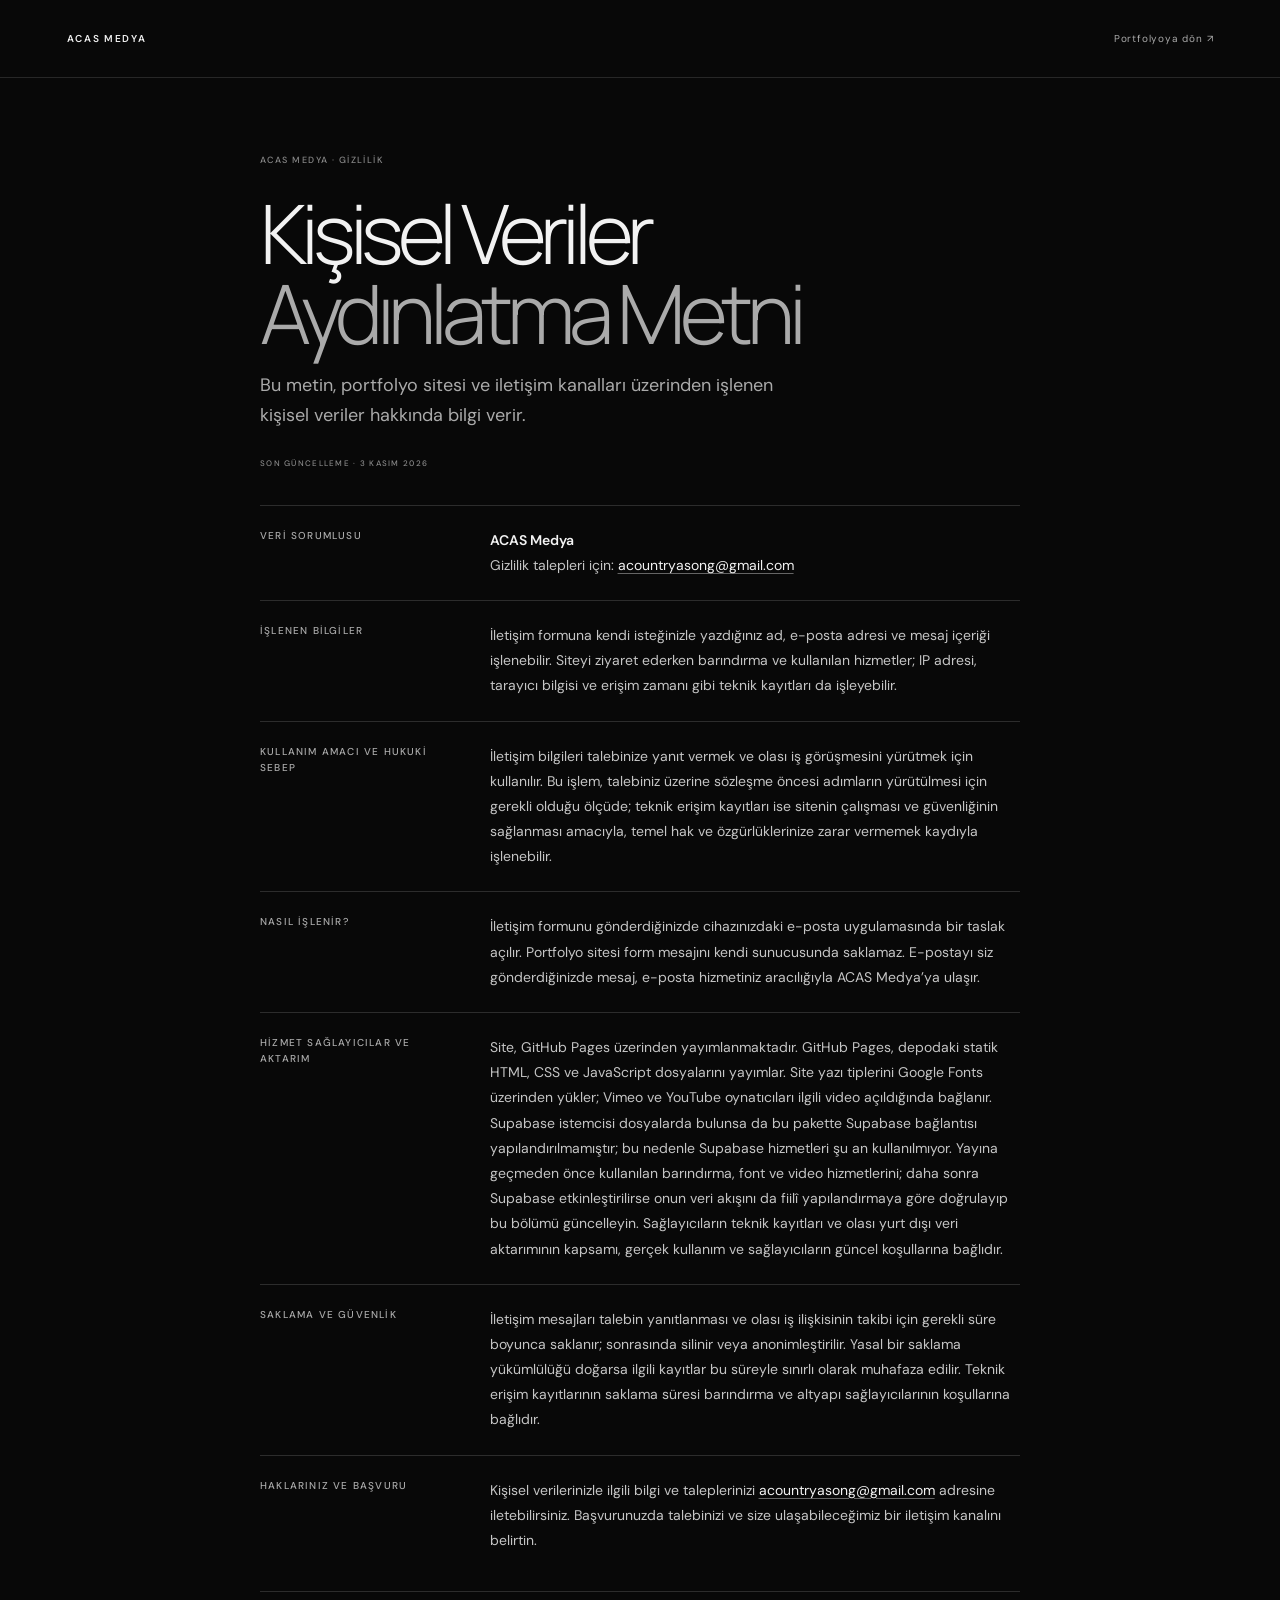
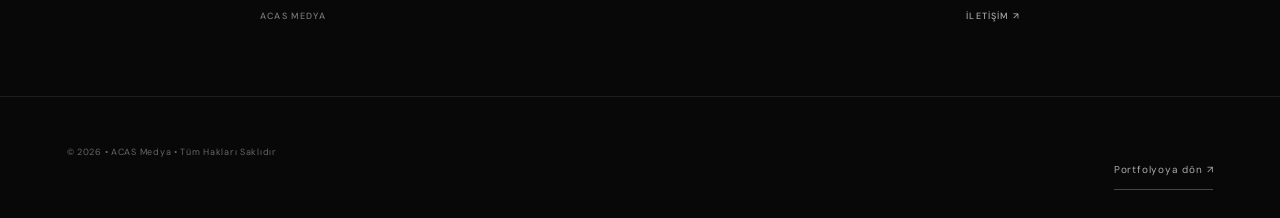
<file: privacy.html>
<!doctype html>
<html lang="tr">
<head>
  <meta charset="utf-8">
  <meta name="viewport" content="width=device-width,initial-scale=1">
  <meta name="theme-color" content="#080808">
  <title>Kişisel Veriler Aydınlatma Metni · ACAS Medya</title>
  <meta name="description" content="ACAS Medya iletişim kanalları ve portfolyo sitesi kapsamında kişisel verilerin işlenmesine ilişkin aydınlatma metni.">
  <link rel="preconnect" href="https://fonts.googleapis.com">
  <link rel="preconnect" href="https://fonts.gstatic.com" crossorigin>
  <link href="https://fonts.googleapis.com/css2?family=DM+Sans:wght@300;400;500;600&family=Manrope:wght@300;400;500;600&display=swap" rel="stylesheet">
  <link rel="stylesheet" href="styles.css?v=20261103-privacy4">
  <link rel="stylesheet" href="project-layouts.css?v=20261103-privacy4">
  <link rel="stylesheet" href="privacy.css?v=20261103-privacy4">
</head>
<body class="privacy-document">
  <header class="privacy-header">
    <a class="privacy-wordmark" href="index.html" aria-label="ACAS Medya ana sayfası">ACAS MEDYA</a>
    <a class="privacy-back" href="index.html">Portfolyoya dön ↗</a>
  </header>
  <main class="privacy-main">
    <article class="privacy-sheet">
      <p class="privacy-eyebrow">ACAS MEDYA · GİZLİLİK</p>
      <h1>Kişisel Veriler<br><span>Aydınlatma Metni</span></h1>
      <p class="privacy-lead">Bu metin, portfolyo sitesi ve iletişim kanalları üzerinden işlenen kişisel veriler hakkında bilgi verir.</p>
      <p class="privacy-updated">SON GÜNCELLEME · 3 KASIM 2026</p>

      <section class="privacy-section">
        <h2>Veri sorumlusu</h2>
        <p><strong>ACAS Medya</strong><br>Gizlilik talepleri için: <a href="mailto:acountryasong@gmail.com">acountryasong@gmail.com</a></p>
      </section>

      <section class="privacy-section">
        <h2>İşlenen bilgiler</h2>
        <p>İletişim formuna kendi isteğinizle yazdığınız ad, e-posta adresi ve mesaj içeriği işlenebilir. Siteyi ziyaret ederken barındırma ve kullanılan hizmetler; IP adresi, tarayıcı bilgisi ve erişim zamanı gibi teknik kayıtları da işleyebilir.</p>
      </section>

      <section class="privacy-section">
        <h2>Kullanım amacı ve hukuki sebep</h2>
        <p>İletişim bilgileri talebinize yanıt vermek ve olası iş görüşmesini yürütmek için kullanılır. Bu işlem, talebiniz üzerine sözleşme öncesi adımların yürütülmesi için gerekli olduğu ölçüde; teknik erişim kayıtları ise sitenin çalışması ve güvenliğinin sağlanması amacıyla, temel hak ve özgürlüklerinize zarar vermemek kaydıyla işlenebilir.</p>
      </section>

      <section class="privacy-section">
        <h2>Nasıl işlenir?</h2>
        <p>İletişim formunu gönderdiğinizde cihazınızdaki e-posta uygulamasında bir taslak açılır. Portfolyo sitesi form mesajını kendi sunucusunda saklamaz. E-postayı siz gönderdiğinizde mesaj, e-posta hizmetiniz aracılığıyla ACAS Medya’ya ulaşır.</p>
      </section>

      <section class="privacy-section">
        <h2>Hizmet sağlayıcılar ve aktarım</h2>
        <p>Site, GitHub Pages üzerinden yayımlanmaktadır. GitHub Pages, depodaki statik HTML, CSS ve JavaScript dosyalarını yayımlar. Site yazı tiplerini Google Fonts üzerinden yükler; Vimeo ve YouTube oynatıcıları ilgili video açıldığında bağlanır. Supabase istemcisi dosyalarda bulunsa da bu pakette Supabase bağlantısı yapılandırılmamıştır; bu nedenle Supabase hizmetleri şu an kullanılmıyor. Yayına geçmeden önce kullanılan barındırma, font ve video hizmetlerini; daha sonra Supabase etkinleştirilirse onun veri akışını da fiilî yapılandırmaya göre doğrulayıp bu bölümü güncelleyin. Sağlayıcıların teknik kayıtları ve olası yurt dışı veri aktarımının kapsamı, gerçek kullanım ve sağlayıcıların güncel koşullarına bağlıdır.</p>
      </section>

      <section class="privacy-section">
        <h2>Saklama ve güvenlik</h2>
        <p>İletişim mesajları talebin yanıtlanması ve olası iş ilişkisinin takibi için gerekli süre boyunca saklanır; sonrasında silinir veya anonimleştirilir. Yasal bir saklama yükümlülüğü doğarsa ilgili kayıtlar bu süreyle sınırlı olarak muhafaza edilir. Teknik erişim kayıtlarının saklama süresi barındırma ve altyapı sağlayıcılarının koşullarına bağlıdır.</p>
      </section>

      <section class="privacy-section">
        <h2>Haklarınız ve başvuru</h2>
        <p>Kişisel verilerinizle ilgili bilgi ve taleplerinizi <a href="mailto:acountryasong@gmail.com">acountryasong@gmail.com</a> adresine iletebilirsiniz. Başvurunuzda talebinizi ve size ulaşabileceğimiz bir iletişim kanalını belirtin.</p>
      </section>

      <div class="privacy-endnote"><span>ACAS MEDYA</span><a href="index.html#contact">İLETİŞİM ↗</a></div>
    </article>
  </main>
  <footer class="privacy-footer"><span>© 2026 • ACAS Medya • Tüm Hakları Saklıdır</span><a href="index.html">Portfolyoya dön ↗</a></footer>
</body>
</html>
</file>
<file: styles.css>
@import url('https://fonts.googleapis.com/css2?family=DM+Sans:wght@400;500;600;700&family=Manrope:wght@300;400;500;600&display=swap');
:root{--bg:#080808;--fg:#f4f4f4;--muted:#999;--violet:#ffffff}*{box-sizing:border-box}html{scroll-behavior:smooth;background:var(--bg)}body{margin:0;background:var(--bg);color:var(--fg);font-family:'DM Sans',Arial,sans-serif;-webkit-font-smoothing:antialiased}a{color:inherit;text-decoration:none}header{position:absolute;z-index:2;top:0;left:0;right:0;padding:25px 5.2vw;display:flex;justify-content:space-between;font-size:10px;letter-spacing:.14em;font-weight:600}header a{font-size:11px;font-weight:400;letter-spacing:.04em;color:#bbb}.hero{height:100svh;min-height:580px;position:relative;display:grid;place-items:center;overflow:hidden;text-align:center}.hero:after{content:'';position:absolute;width:min(65vw,760px);aspect-ratio:1;top:36%;left:50%;transform:translate(-50%,-50%);background:radial-gradient(circle,#22222238,transparent 68%);pointer-events:none}.hero>div{z-index:1;margin-top:-3vh}.hero small,section>small,footer>small,article>div>small{font-size:9px;letter-spacing:.17em;color:#aaa}.hero h1{font:300 clamp(74px,15vw,205px)/.95 Manrope,sans-serif;letter-spacing:-.095em;margin:25px 0}.hero h1 span,.project h2 span,footer h2 span{color:var(--violet)}.hero>div>p:last-child{font:300 clamp(15px,1.6vw,20px)/1.6 Manrope,sans-serif;color:#b3b3b3}.hero .hint{position:absolute;top:14%;left:50%;transform:translateX(-50%);white-space:nowrap;letter-spacing:.18em;color:#aaa;font-size:9px}.hero .foot{position:absolute;bottom:28px;left:5.2vw;right:5.2vw;display:flex;justify-content:space-between;color:#777;font-size:9px;letter-spacing:.15em}.intro{padding:170px 10vw 140px;max-width:1280px;margin:auto}.intro h2,footer h2{font:400 clamp(50px,8vw,104px)/.99 Manrope,sans-serif;letter-spacing:-.075em;margin:36px 0}.intro h2 i,.interlude i{font-style:normal;color:var(--violet)}.intro>p:last-child{max-width:390px;margin-left:auto;color:#aaa;line-height:1.8;font-size:15px}.project{padding:30px 5.2vw 155px;max-width:1600px;margin:auto;display:grid;grid-template-columns:minmax(0,1.12fr) minmax(300px,.72fr);align-items:center;gap:8vw}.project.reverse{grid-template-columns:minmax(300px,.72fr) minmax(0,1.12fr)}.project.reverse .art{order:2}.project.reverse>div:last-child{order:1}.art{height:min(57vw,690px);min-height:420px;position:relative;overflow:hidden;border-radius:3px;isolation:isolate}.art label{position:absolute;left:24px;bottom:22px;z-index:2;font-size:8px;letter-spacing:.15em;color:#fffa}.project h2{font:400 clamp(48px,6vw,82px)/.97 Manrope,sans-serif;letter-spacing:-.075em;margin:28px 0 22px}.project>div:last-child>p{font-size:14px;line-height:1.8;color:#aaa;max-width:390px}.project>div>small{font-size:9px;color:#dfdfdf;letter-spacing:.12em}.project>div>small:first-child{color:#888}.stats{display:flex;flex-wrap:wrap;gap:24px;margin:30px 0 5px}.stats b{font:400 clamp(25px,3vw,38px) Manrope,sans-serif;letter-spacing:-.07em}.stats small{display:block;font:9px 'DM Sans',sans-serif;color:#888;letter-spacing:0;margin-top:7px}.project>div:last-child>p.fine{font-size:10px;color:#777}.growth{background:radial-gradient(ellipse at 68% 44%,#6666664a,transparent 38%),linear-gradient(135deg,#161616,#0b0b0b 70%)}.growth:before,.growth:after{content:'';position:absolute;width:74%;aspect-ratio:1;border:1px solid #c2c2c235;border-radius:50%;left:57%;top:50%;transform:translate(-50%,-50%) rotate(-25deg)}.growth:after{width:57%;transform:translate(-50%,-50%) rotate(31deg)}.growth strong{position:absolute;top:36%;left:11%;z-index:1;font:300 clamp(40px,7vw,100px)/.8 Manrope,sans-serif;letter-spacing:-.09em}.growth strong i{font-size:.45em;color:#ffffff;font-style:normal;letter-spacing:.05em}.growth aside{position:absolute;right:9%;bottom:18%;z-index:1;font:400 clamp(30px,4vw,55px) Manrope,sans-serif;letter-spacing:-.08em}.growth aside small{display:block;font:8px 'DM Sans';letter-spacing:.15em;color:#aaa}.story{background:linear-gradient(160deg,#181818,#262626 53%,#4b4b4b)}.moon,.sun{position:absolute;width:115px;aspect-ratio:1;border-radius:50%;background:#e7e7e7;right:18%;top:14%;box-shadow:0 0 90px #dadada50}.story:before,.story:after{content:'';position:absolute;width:130%;height:47%;left:-15%;bottom:-15%;border-radius:50%;background:#393939;transform:rotate(-10deg)}.story:after{bottom:-27%;background:#1b1b1b;transform:rotate(8deg)}.story strong{position:absolute;z-index:1;top:36%;left:12%;font:400 clamp(35px,5vw,70px)/1.02 Manrope,sans-serif;letter-spacing:-.06em}.story strong i{font-style:normal;color:#dbdbdb}.story label{top:16%;bottom:auto!important}.chips{margin:26px 0;line-height:2;color:#ffffff;font-size:11px}.chips i{color:#888;font-style:normal;margin-left:6px}.perfume{background:radial-gradient(ellipse at 50% 72%,#95959544,transparent 42%),linear-gradient(140deg,#1a1a1a,#080808 62%,#212121)}.perfume:before,.perfume:after{content:'';position:absolute;width:75%;height:35%;left:13%;bottom:3%;border-radius:50%;filter:blur(30px);background:#7575754a}.perfume:after{left:40%;bottom:22%;width:48%;background:#bcbcbc2e}.bottle{position:absolute;width:24%;height:51%;left:39%;top:24%;border:1px solid #d1d1d160;border-radius:21px 21px 14px 14px;background:linear-gradient(100deg,#ffffff1a,#ffffff02 40%,#b9b9b91c);display:grid;place-items:center;color:#d9d9d9;font-size:10px;letter-spacing:.2em;box-shadow:0 25px 40px #0009}.bottle:before{content:'';position:absolute;width:34%;height:15%;top:-15%;background:linear-gradient(90deg,#424242,#bbbbbb,#4b4b4b);border-radius:3px 3px 0 0}.perfume>span{position:absolute;right:9%;top:12%;font-size:8px;letter-spacing:.2em;color:#b0b0b0;writing-mode:vertical-rl}.creator{background:linear-gradient(130deg,#111111,#1e1e1e 58%,#111111)}.window{position:absolute;left:10%;right:10%;top:15%;height:68%;background:#141414;border:1px solid #ffffff25;box-shadow:0 25px 90px #0009;transform:rotate(-2deg);padding:12px}.window>small{display:block;height:22px;font-size:7px!important}.cards{height:calc(100% - 22px);display:grid;grid-template-columns:1.2fr .8fr;gap:10px}.cards>b{background:linear-gradient(145deg,#ffffff,#747474 52%,#acacac);padding:16px;display:flex;align-items:end;font:600 clamp(20px,4vw,46px)/.82 Manrope,sans-serif;letter-spacing:-.06em}.cards aside{background:linear-gradient(135deg,#232323,#ffffff);padding:16px;font-size:8px;color:#ccc}.cards aside strong{display:block;margin:16px 0}.edit{background:radial-gradient(circle at 48% 45%,#ffffff,#1d1d1d 42%,#0d0d0d 78%)}.edit:before{content:'';position:absolute;width:70%;aspect-ratio:1;top:50%;left:50%;transform:translate(-50%,-50%);border:1px solid #cacaca3d;border-radius:50%;box-shadow:0 0 0 35px #b6b6b608,0 0 0 75px #b6b6b607,0 0 90px #8a8a8a55}.edit .play{position:absolute;z-index:1;top:50%;left:50%;transform:translate(-50%,-50%);width:80px;height:80px;border:1px solid #fff8;border-radius:50%;display:grid;place-items:center}.edit strong{position:absolute;left:12%;top:29%;font:400 clamp(33px,6vw,80px)/.78 Manrope,sans-serif;letter-spacing:-.08em}.language{background:linear-gradient(135deg,#151515,#232323 60%,#111)}.back{position:absolute;inset:3% auto auto 3%;font:400 clamp(50px,10vw,145px)/.85 Manrope,sans-serif;letter-spacing:-.08em;color:#ffffff09}.langcard{position:absolute;top:20%;left:22%;width:56%;height:58%;background:linear-gradient(145deg,#1d1d1ddd,#131313dd);border:1px solid #ffffff24;box-shadow:0 20px 70px #0007;padding:7%;display:flex;flex-direction:column;justify-content:space-between;transform:rotate(3deg)}.langcard small,.langcard i{font-size:8px;letter-spacing:.18em;color:#aaa}.langcard b{font:400 clamp(36px,7vw,92px)/.82 Manrope,sans-serif;letter-spacing:-.08em}.langcard i{font-style:normal;color:#ffffff}.history{background:linear-gradient(160deg,#212121,#4a4a4a 60%,#151515)}.history .sun{width:34%;background:radial-gradient(circle,#c0c0c060,#b0b0b030 60%,transparent 70%)}.silhouette{position:absolute;bottom:-3%;left:31%;width:40%;height:68%;background:linear-gradient(90deg,#111,#262626 55%,#0f0f0f);clip-path:polygon(42% 0,58% 0,65% 12%,76% 17%,74% 30%,85% 34%,89% 100%,10% 100%,17% 40%,27% 34%,28% 22%,38% 16%)}.history>strong{position:absolute;left:9%;top:35%;font:400 clamp(38px,6vw,78px)/.8 Manrope,sans-serif;letter-spacing:-.07em}.history>strong i{font-size:.65em;color:#b5b5b5;font-style:normal}.interlude{padding:125px 10vw 155px;max-width:1400px;margin:auto;font:400 clamp(44px,7vw,88px)/1 Manrope,sans-serif;letter-spacing:-.07em}.interlude i{display:block}.interlude span{display:block;color:var(--violet);margin-top:25px;font-size:35px}footer{padding:155px 10vw 30px;max-width:1400px;margin:auto}footer p{color:#999;font-size:14px}footer>a{display:inline-block;margin-top:45px;font-size:9px;letter-spacing:.18em;border-bottom:1px solid #ffffff40;padding-bottom:12px}.legal{display:flex;justify-content:space-between;border-top:1px solid #ffffff20;margin-top:140px;padding-top:18px;color:#666}.reveal{opacity:0;transform:translateY(26px);transition:opacity .8s ease,transform .8s cubic-bezier(.2,.7,.2,1)}.reveal.visible{opacity:1;transform:none}:focus-visible{outline:2px solid var(--violet);outline-offset:5px}@media(max-width:800px){.project,.project.reverse{grid-template-columns:1fr;gap:34px;padding:20px 6vw 110px}.project.reverse .art,.project.reverse>div:last-child{order:initial}.art{height:74vw;min-height:330px;max-height:560px}.project>div:last-child{padding:0 3vw}.project h2{font-size:clamp(53px,12vw,82px)}.intro{padding:125px 8vw 105px}.intro>p:last-child{margin:25px 0 0}footer{padding:100px 8vw 25px}}@media(max-width:520px){header{padding:21px 6vw}.hero{min-height:560px}.hero>div{margin-top:-6vh}.hero h1{font-size:clamp(70px,18vw,100px);margin:23px 0}.hero small{font-size:7px}.hero .hint{top:15%;font-size:8px}.hero .foot{font-size:8px}.intro h2{font-size:clamp(49px,13vw,67px)}.project{padding-bottom:90px!important}.art{min-height:300px}.art label{left:17px;bottom:16px;font-size:7px}.project h2{margin:24px 0 18px}.project>div:last-child>p{font-size:13px}.stats{gap:20px}.stats b{font-size:31px}.chips{font-size:10px}.interlude{padding:80px 8vw 95px;font-size:clamp(42px,11vw,61px)}footer h2{font-size:clamp(58px,14vw,80px)}.legal{margin-top:95px;font-size:8px}}@media(prefers-reduced-motion:reduce){html{scroll-behavior:auto}.reveal{opacity:1;transform:none;transition:none}*{animation-duration:.01ms!important;transition-duration:.01ms!important}}
/* Real project images supplied by the user */
.art-photo{position:absolute;inset:0;width:100%;height:100%;object-fit:cover}
.story.has-photo{background:#131313}.story-photo{object-position:center;filter:brightness(.84)}.story.has-photo:before,.story.has-photo:after{display:none}.story.has-photo .moon{display:none}.story.has-photo strong{top:auto;bottom:15%;left:8%;padding:12px 16px;background:#080808b5;border-left:2px solid var(--violet);font-size:clamp(24px,3.5vw,46px)}
.perfume.has-photo{background:#111}.perfume.has-photo .art-photo{object-position:center 55%}.perfume.has-photo:before,.perfume.has-photo:after,.perfume.has-photo .bottle,.perfume.has-photo>span{display:none}.perfume.has-photo label{background:#080808a8;padding:8px 10px}
.creator-real{background:#0c0c0c}.creator-grid{position:absolute;inset:9% 8% 13%;display:grid;grid-template-columns:1.25fr 1fr 1fr;grid-template-rows:1fr 1fr;gap:10px;transform:rotate(-1deg)}.creator-grid img{width:100%;height:100%;object-fit:cover;border:1px solid #ffffff30;box-shadow:0 12px 30px #0008}.creator-banner{grid-column:1/3;grid-row:1;object-position:center}.creator-screen{grid-column:3;grid-row:1}.creator-end{grid-column:1;grid-row:2}.creator-emotes{grid-column:2;grid-row:2}.creator-icon{grid-column:3;grid-row:2;object-fit:contain;background:#161616}.creator-thumb{display:none}
.edit-real .art-photo{inset:14% 16%;width:68%;height:65%;object-fit:contain;opacity:.95}.edit-real:before{content:'';position:absolute;inset:0;background:linear-gradient(90deg,#15151590,#15151530 50%,#15151580);z-index:1}.edit-real .play,.edit-real strong,.edit-real label{z-index:2}
@media(max-width:800px){.creator-grid{inset:10% 6% 15%;gap:7px}}
.creator-icon{display:none}.creator-thumb{display:block;grid-column:3;grid-row:2}
.video-selection,.skills{max-width:1400px;margin:auto;padding:120px 8vw 110px}.video-selection h2,.skills h2{font:400 clamp(48px,7vw,88px)/.99 Manrope,sans-serif;letter-spacing:-.075em;margin:35px 0}.video-selection h2 em,.skills h2 em{color:var(--violet);font-style:normal}.video-intro{max-width:420px;color:#999;font-size:14px;line-height:1.7;margin:0 0 38px auto}.video-grid{display:grid;grid-template-columns:repeat(2,minmax(0,1fr));gap:20px}.video-card{border:1px solid #ffffff1c;background:#101010}.video-card summary{cursor:pointer;list-style:none}.video-card summary::-webkit-details-marker{display:none}.video-poster{height:clamp(210px,30vw,390px);position:relative;display:flex;flex-direction:column;justify-content:space-between;padding:24px;overflow:hidden;background:#161616}.video-poster:before{content:'';position:absolute;inset:0;background:radial-gradient(ellipse at 75% 30%,#8d8d8d3c,transparent 40%),linear-gradient(135deg,#161616,#0b0b0b)}.video-poster span,.video-poster strong,.video-poster i{position:relative;z-index:1}.video-poster span{font-size:8px;letter-spacing:.17em;color:#c4c4c4}.video-poster strong{font:400 clamp(32px,5vw,62px)/.92 Manrope,sans-serif;letter-spacing:-.07em}.video-poster i{align-self:flex-end;border:1px solid #ffffff77;border-radius:50%;width:42px;height:42px;display:grid;place-items:center;font-style:normal;font-size:12px;padding-left:3px}.poster-dil:before{background:radial-gradient(ellipse at 26% 75%,#5b5b5b55,transparent 45%),linear-gradient(145deg,#1a1a1a,#111)}.poster-belediye:before{background:radial-gradient(ellipse at 80% 30%,#9f9f9f50,transparent 44%),linear-gradient(145deg,#212121,#0d0d0d)}.poster-kanuni:before{background:radial-gradient(circle at 65% 28%,#afafaf40,transparent 35%),repeating-linear-gradient(165deg,transparent 0 50px,#cdcdcd0b 51px 52px),linear-gradient(145deg,#242424,#111111)}.video-card>video{display:block;width:100%;background:#050505;max-height:72vh}.video-card summary>p{padding:14px 18px;margin:0;font-size:11px;color:#e5e5e5}.video-card summary>p small{display:block;font-size:9px;color:#818181;margin-top:5px}.video-card[open] summary>p{color:var(--violet)}.video-selection>.fine{font-size:10px;color:#777;margin-top:16px}.skills{padding-top:40px}.skill-table{border-top:1px solid #ffffff3a;margin-top:45px}.skill-row{display:grid;grid-template-columns:.9fr 1.35fr .8fr;gap:24px;align-items:center;padding:20px 16px;border-bottom:1px solid #ffffff20;font-size:12px}.skill-row strong{font-size:13px;font-weight:500;color:#efefef}.skill-row span{color:#999999;line-height:1.5}.skill-row a{justify-self:end;color:#ffffff;font-size:10px;white-space:nowrap}.skill-head{padding:12px 16px;color:#777;font-size:8px;letter-spacing:.17em}.skill-head span:last-child{text-align:right}.video-selection .eyebrow,.skills .eyebrow{color:#aaa}@media(max-width:700px){.video-selection,.skills{padding:85px 6vw 75px}.video-grid{grid-template-columns:1fr;gap:14px}.video-poster{height:64vw;max-height:360px}.skill-row{grid-template-columns:1fr auto;gap:8px 16px;padding:16px 10px}.skill-row>span:nth-child(2){grid-column:1/-1;grid-row:2}.skill-row a{grid-column:2;grid-row:1}.skill-head{display:none}.skill-row strong{font-size:12px}.skill-row a{font-size:9px}}
/* Local editing panel */
[data-edit-key]{white-space:pre-line}.topbar nav{display:flex;align-items:center;gap:22px}.admin-trigger{border:1px solid #ffffff2d;background:#ffffff08;color:#c7c7c7;border-radius:30px;padding:8px 12px;font:500 10px 'DM Sans',sans-serif;cursor:pointer}.admin-trigger span{color:var(--violet);margin-left:5px}.admin-panel{width:min(760px,calc(100vw - 28px));max-height:min(88vh,900px);border:1px solid #ffffff24;border-radius:12px;background:#111111;color:#f4f4f4;padding:26px 30px;box-shadow:0 30px 120px #000c}.admin-panel::backdrop{background:#000b;backdrop-filter:blur(6px)}.admin-head{display:flex;align-items:center;justify-content:space-between}.admin-head h2{font:400 clamp(28px,5vw,42px) Manrope,sans-serif;letter-spacing:-.06em;margin:8px 0}.admin-head button{width:38px;height:38px;border-radius:50%;border:1px solid #ffffff2b;background:none;color:white;font-size:26px;cursor:pointer}.admin-note{color:#929292;font-size:12px;line-height:1.6}.admin-tabs{display:flex;gap:6px;border-bottom:1px solid #ffffff24;margin-top:22px}.admin-tabs button,.admin-footer button,.import-button{border:0;background:none;color:#999;padding:12px 14px;font:inherit;font-size:11px;cursor:pointer}.admin-tabs button.active{color:#fff;border-bottom:1px solid var(--violet)}.admin-tab{padding:18px 0}.admin-tab[hidden]{display:none}.edit-fields{display:grid;grid-template-columns:1fr 1fr;gap:13px 16px;max-height:43vh;overflow:auto;padding-right:7px}.edit-field,.admin-tab form label{display:grid;gap:7px;color:#c3c3c3;font-size:10px;letter-spacing:.03em}.edit-field textarea,.admin-tab input:not([type=file]){width:100%;resize:vertical;border:1px solid #ffffff23;border-radius:6px;background:#080808;color:#eee;padding:10px;font:12px/1.5 'DM Sans',sans-serif;min-height:42px}.admin-tab form{display:grid;grid-template-columns:1fr 1fr;gap:13px 16px}.admin-tab form label:nth-child(4){grid-column:1/-1}.admin-tab input[type=file]{font-size:10px;color:#aaa}.field-hint{color:#777;font-size:9px}.primary-button{border:0;border-radius:30px;background:#eee;color:#141414;padding:11px 17px;font:600 11px 'DM Sans',sans-serif;cursor:pointer;margin-top:17px}.admin-status{min-height:18px;color:#ffffff;font-size:10px}.admin-tab h3{font:400 19px Manrope,sans-serif}.admin-cert-list{display:grid;gap:7px;margin-top:16px}.admin-cert-row{display:flex;align-items:center;justify-content:space-between;gap:12px;border-top:1px solid #ffffff1c;padding:10px 0;color:#aaa;font-size:10px}.admin-cert-row button{border:1px solid #ffffff28;background:none;color:#ccc;border-radius:20px;padding:6px 10px;font-size:9px;cursor:pointer}.admin-footer{display:flex;justify-content:flex-end;align-items:center;gap:6px;border-top:1px solid #ffffff20;padding-top:12px}.admin-footer button,.import-button{font-size:9px;color:#818181;padding:8px}.import-button{display:inline-block}.certificates{max-width:1400px;margin:auto;padding:70px 8vw 50px}.certificates[hidden]{display:none}.certificates h2{font:400 clamp(44px,6vw,72px) Manrope,sans-serif;letter-spacing:-.07em;margin:22px 0}.certificate-grid{display:grid;grid-template-columns:repeat(auto-fill,minmax(210px,1fr));gap:16px}.certificate-card{border:1px solid #ffffff20;background:#101010;padding:16px}.certificate-card img{display:block;max-width:100%;max-height:230px;object-fit:contain;margin:0 auto 14px}.certificate-card h3{font:500 16px Manrope,sans-serif}.certificate-card p{color:#929292;font-size:11px}.certificate-card a{color:#ffffff;font-size:10px}@media(max-width:600px){.admin-panel{padding:19px 17px}.edit-fields,.admin-tab form{grid-template-columns:1fr;max-height:48vh}.admin-tab form label:nth-child(4){grid-column:auto}.admin-footer{justify-content:center;gap:0}.topbar nav{gap:12px}.admin-trigger{padding:7px 9px;font-size:9px}}
/* Portfolio admin and dynamic content */
.hero h1{position:relative;z-index:1}.hero .hint{z-index:2}.project-list .project{opacity:1;transform:none}.project .art{min-height:340px}.art-photo{z-index:0}.art-label{position:absolute;z-index:3;left:22px;bottom:20px;padding:8px 10px;background:#080808a6;color:#eee;font-size:8px;letter-spacing:.14em}.art-gallery{position:absolute;inset:0;display:grid;gap:8px;padding:8px}.gallery-2{grid-template-columns:1fr 1fr}.gallery-3,.gallery-4,.gallery-5{grid-template-columns:1fr 1fr;grid-template-rows:1fr 1fr}.gallery-img{width:100%;height:100%;min-height:0;object-fit:cover}.gallery-img-1{grid-row:1/3}.art-gallery.gallery-2 .gallery-img-1{grid-row:auto}.project-copy{min-width:0}.project-index{display:flex;gap:15px;align-items:center;color:#999;font-size:10px;letter-spacing:.14em}.project-index span{color:#ffffff}.project-title{overflow-wrap:anywhere}.project-details,.project-video{margin-top:18px;border-top:1px solid #ffffff24;border-bottom:1px solid #ffffff24;padding:13px 0;color:#aaa}.project-details summary,.project-video summary{cursor:pointer;font-size:11px}.detail-list{display:grid;grid-template-columns:120px 1fr;gap:9px 16px;font-size:11px;line-height:1.6;margin:18px 0}.detail-list dt{color:#777}.detail-list dd{margin:0;color:#c3c3c3}.project-video video{display:block;width:100%;margin-top:14px;max-height:65vh;background:#050505}.stats{display:grid;grid-template-columns:repeat(auto-fit,minmax(90px,1fr));gap:14px}.metric{padding:14px 10px;border-top:1px solid #ffffff30}.metric strong{display:block;font:400 clamp(25px,3vw,38px) Manrope,sans-serif;letter-spacing:-.06em}.metric small{display:block;margin-top:5px;color:#999;font-size:9px}.metric-note{color:#828282!important;font-size:10px!important}.skill-cards{display:grid;grid-template-columns:repeat(3,minmax(0,1fr));border-top:1px solid #ffffff30;margin-top:42px}.skill-card{padding:25px 22px 30px;border-bottom:1px solid #ffffff25;border-right:1px solid #ffffff1b;min-height:190px}.skill-card:nth-child(3n){border-right:0}.skill-icon{color:#ffffff;font:10px Manrope,sans-serif;letter-spacing:.15em}.skill-card h3{font:400 23px Manrope,sans-serif;letter-spacing:-.04em;margin:23px 0 10px}.skill-tools,.skill-level{font-size:11px;color:#909090;line-height:1.7}.skill-level{color:#ffffff}.backend-status,.auth-bar{padding:12px 14px;background:#ffffff08;border:1px solid #ffffff18;color:#aaa;font-size:11px;line-height:1.6}.auth-bar{display:flex;flex-wrap:wrap;align-items:center;gap:8px;margin-top:8px}.auth-bar span{flex:1 1 100%;color:#c0c0c0}.auth-bar button,.manager-toolbar button,.item-actions button,.media-ref button{border:1px solid #ffffff2c;border-radius:30px;background:#ffffff08;color:#e5e5e5;padding:8px 11px;font:inherit;font-size:10px;cursor:pointer}.auth-bar button:disabled,.admin-tabs button:disabled,.admin-footer button:disabled{opacity:.4;cursor:not-allowed}.admin-tabs{overflow-x:auto;scrollbar-width:thin}.admin-tabs button{white-space:nowrap}.manager-toolbar{display:flex;align-items:center;justify-content:space-between;gap:14px;color:#999;font-size:11px}.manager-toolbar>div{display:flex;gap:7px;flex-wrap:wrap;justify-content:flex-end}.item-manager{display:grid;gap:9px;margin-top:16px;max-height:48vh;overflow:auto;padding-right:4px}.manage-item{border:1px solid #ffffff20;background:#ffffff04;padding:0 14px}.manage-item>summary{padding:14px 2px;cursor:pointer;color:#e4e4e4;font-size:12px}.manage-grid{display:grid;grid-template-columns:1fr 1fr;gap:12px;padding:4px 0 16px}.manage-grid .admin-field{display:grid;gap:7px;color:#aaa;font-size:10px}.manage-grid input:not([type=file]),.manage-grid textarea,.manage-grid select{width:100%;min-height:40px;padding:9px;border:1px solid #ffffff24;border-radius:5px;background:#0b0b0b;color:#eee;font:12px/1.5 'DM Sans',sans-serif}.manage-grid textarea{resize:vertical}.manage-grid input[type=file]{max-width:100%;color:#aaa;font-size:10px}.manage-grid .media-manager{grid-column:1/-1;display:grid;gap:9px;border-top:1px solid #ffffff20;padding-top:14px;color:#aaa;font-size:10px}.media-ref-list{display:grid;gap:6px}.media-ref{display:flex;justify-content:space-between;align-items:center;gap:8px;padding:8px;background:#ffffff08;color:#aaa;overflow-wrap:anywhere}.media-ref button,.item-actions button{padding:6px 10px}.asset-current{grid-column:1/-1;color:#ffffff;font-size:10px}.admin-check{display:flex;align-items:center;gap:8px;color:#aaa;font-size:10px}.item-actions{display:flex;justify-content:flex-end;gap:7px;border-top:1px solid #ffffff1a;padding:10px 0}.item-actions .danger-button{color:#ababab;border-color:#54545433}.admin-footer{flex-wrap:wrap}.admin-footer .primary-button{color:#111;background:#f1f1f1}.admin-status.error{color:#adadad}.import-button{border:1px solid #ffffff25;border-radius:24px;cursor:pointer}.footer-bottom{display:flex;justify-content:space-between;border-top:1px solid #ffffff20;margin-top:100px;padding-top:18px;color:#777;font-size:9px;letter-spacing:.12em}.contact-open{margin-top:16px;padding:12px 0;border:0;border-bottom:1px solid #ffffff55;background:none;color:#f2f2f2;font:inherit;font-size:11px;letter-spacing:.08em;cursor:pointer}.contact-panel{width:min(520px,calc(100vw - 28px));border:1px solid #ffffff24;border-radius:12px;background:#111111;color:#f4f4f4;padding:32px}.contact-panel::backdrop{background:#000b;backdrop-filter:blur(6px)}.contact-panel>#closeContact{float:right;border:0;background:none;color:#fff;font-size:25px}.contact-panel h2{font:400 clamp(35px,7vw,58px)/1 Manrope,sans-serif;letter-spacing:-.06em}.contact-option{display:inline-block;color:#ffffff;margin:12px 15px 5px 0;font-size:12px}.contact-detail,.contact-empty{display:block;color:#999;font-size:11px}.social-options{margin-top:12px}.certificate-card{border-radius:3px}.certificate-card img{max-height:280px;width:100%;object-fit:contain;background:#090909}.project-list:empty{min-height:10vh}
@media(max-width:700px){.skill-cards{grid-template-columns:1fr 1fr}.skill-card:nth-child(3n){border-right:1px solid #ffffff1b}.skill-card:nth-child(2n){border-right:0}.skill-card{padding:20px 14px;min-height:165px}.skill-card h3{font-size:19px}.manager-toolbar{align-items:flex-start;flex-direction:column}.manager-toolbar>div{justify-content:flex-start}.manage-grid{grid-template-columns:1fr}.manage-grid .media-manager,.asset-current{grid-column:auto}.admin-footer{justify-content:flex-start}.project-video video{max-height:50vh}.detail-list{grid-template-columns:95px 1fr}.contact-panel{padding:25px 20px}}
@media(max-width:420px){.skill-cards{grid-template-columns:1fr}.skill-card,.skill-card:nth-child(3n){border-right:0}.admin-footer>*{font-size:9px!important}.auth-bar button{font-size:9px}.art{min-height:280px}}
.youtube-frame{display:block;width:100%;aspect-ratio:16/9;border:0;background:#050505;margin-top:14px}.video-card.has-youtube>iframe{width:100%}.video-card.has-vimeo>iframe{width:100%}.video-poster-youtube{background-position:center;background-size:cover}
.project-social{grid-column:1/-1;order:3;width:100%;align-self:stretch;margin-top:0;padding:36px 0 0;border-top:1px solid #ffffff24;color:#aaa}.social-heading{margin:0 0 20px;color:#999;font:500 10px 'DM Sans',sans-serif;letter-spacing:.16em;text-transform:uppercase}.social-profile-grid{display:grid;grid-template-columns:repeat(2,minmax(0,1fr));gap:24px}.social-profile{min-width:0;overflow:hidden;border:1px solid #ffffff1e;background:#0d0d0d;padding:18px}.social-profile h4{margin:0 0 14px;color:#e5e5e5;font:500 12px 'DM Sans',sans-serif}.instagram-profile-frame{display:block;width:100%;height:560px;margin:0 auto;border:0;background:#fff}.tiktok-profile-card{display:grid;align-content:center;justify-items:start;gap:14px;min-height:420px;padding:36px;background:radial-gradient(ellipse at 82% 15%,#5c5c5c30,transparent 38%),radial-gradient(ellipse at 13% 80%,#c8c8c828,transparent 42%),#101010}.tiktok-profile-brand{font-size:10px;letter-spacing:.18em;color:#d7d7d7}.tiktok-profile-name{font:400 clamp(28px,4vw,46px)/1.05 Manrope,sans-serif;letter-spacing:-.05em;color:#fff}.tiktok-profile-handle{font-size:13px;color:#aaa}.tiktok-profile-stats{display:flex;gap:34px;margin-top:16px}.tiktok-profile-stats>div{display:grid;gap:5px}.tiktok-profile-stats strong{font:400 25px Manrope,sans-serif;color:#fff}.tiktok-profile-stats small,.tiktok-profile-date{font-size:10px;color:#aaa}.social-profile-link{display:inline-block;margin-top:12px;color:#ffffff;font-size:10px}@media(max-width:700px){.social-profile-grid{grid-template-columns:1fr}.tiktok-profile-card{min-height:320px;padding:24px}}
.project{grid-template-columns:minmax(0,1fr) minmax(0,1fr);gap:5vw;align-items:start}.project .art{order:0!important;align-self:start}.project>.project-copy{order:0!important;display:grid;grid-template-columns:minmax(0,1fr) minmax(0,1fr);align-content:start;column-gap:22px;row-gap:0}.project-copy>.project-index,.project-copy>.project-title,.project-copy>.project-description{grid-column:1/-1}.project-copy>.stats{grid-column:1;grid-row:4;align-content:start;grid-template-columns:repeat(2,minmax(0,1fr));gap:8px}.project-copy>.project-details{grid-column:2;grid-row:4;margin:0;padding:14px 0;border-top:1px solid #ffffff24;border-bottom:0;color:#aaa}.detail-heading{margin:0 0 14px;color:#dbdbdb;font:500 11px 'DM Sans',sans-serif;letter-spacing:.08em}.detail-list{grid-template-columns:1fr;gap:4px 0;margin:0}.detail-list dt{margin-top:8px;color:#ffffff;font-size:9px;text-transform:uppercase;letter-spacing:.1em}.detail-list dd{font-size:11px}.project-copy>.project-details:only-of-type{grid-column:1/-1;grid-row:4}.project-social{grid-column:1/-1;order:0;width:auto;padding:22px 0 0;border-top:1px solid #ffffff24}.social-profile-grid{gap:12px}.social-profile{display:grid;align-content:start;justify-items:start;gap:11px;min-height:190px;padding:17px;background:radial-gradient(ellipse at 90% 0%,#93939322,transparent 42%),#101010;transition:border-color .2s,transform .2s}.social-profile:hover{border-color:#a5a5a580;transform:translateY(-2px)}.social-profile-brand{color:#ffffff;font-size:8px;letter-spacing:.16em}.social-profile-name{color:#f3f3f3;font:400 clamp(19px,2vw,27px)/1.1 Manrope,sans-serif;overflow-wrap:anywhere}.social-profile-handle{color:#aaa;font-size:10px}.social-profile-stats{display:flex;gap:22px}.social-profile-stats>div{display:grid;gap:2px}.social-profile-stats strong{color:#fff;font:400 20px Manrope,sans-serif}.social-profile-stats small{color:#999;font-size:9px}.social-profile-link{color:#ffffff;font-size:9px;margin-top:auto}.project-video{grid-column:1/-1;justify-self:center;width:min(100%,520px);margin:22px auto 0;padding:12px 20px;text-align:center;border:1px solid #ffffff36;border-radius:40px}.project-video summary{list-style:none}.project-video summary::-webkit-details-marker{display:none}.project-video summary:before{content:'▶';margin-right:10px;color:#ffffff;font-size:9px}.project-video[open]{width:100%;border-radius:4px}.project-video .youtube-frame,.project-video video{margin-top:14px}.stats .metric{padding:11px 5px}.metric strong{font-size:clamp(20px,2.5vw,31px)}.metric small{font-size:8px;line-height:1.35}.metric-note{display:none!important}.skill-cards{grid-template-columns:repeat(2,minmax(0,1fr));border-top:1px solid #ffffff30}.skill-card{position:relative;display:grid;grid-template-columns:46px minmax(0,1fr);align-content:start;gap:2px 14px;min-height:116px;padding:19px 15px;border-right:1px solid #ffffff1b}.skill-icon{grid-row:1/4;display:grid;place-items:center;width:42px;height:42px;border:1px solid #ffffff24;border-radius:50%;color:#cfcfcf;font-size:9px}.skill-card h3{margin:2px 0 3px;font:500 15px/1.25 'DM Sans',sans-serif;letter-spacing:-.02em}.skill-tools{font-size:10px;line-height:1.45;color:#a0a0a0}.skill-level{display:none}.skill-project{grid-column:2;color:#ffffff;font-size:9px;margin-top:5px}
@media(max-width:700px){.project{grid-template-columns:1fr;gap:25px;padding-bottom:80px}.project .art{min-height:300px;height:78vw;max-height:540px}.project>.project-copy{grid-template-columns:minmax(0,1fr) minmax(0,1fr);column-gap:14px}.project-copy>.stats{grid-column:1;grid-row:4}.project-copy>.project-details{grid-column:2;grid-row:4}.project-copy>.project-details:only-of-type{grid-column:1/-1}.project-social{padding-top:18px}.social-profile-grid{grid-template-columns:repeat(2,minmax(0,1fr));gap:9px}.social-profile{min-height:174px;padding:12px}.social-profile-stats{gap:12px}.social-profile-stats strong{font-size:17px}.skill-cards{grid-template-columns:1fr}.skill-card{border-right:0;min-height:95px;padding:15px 8px}.project-video{margin-top:12px}}

.art-music{background:radial-gradient(circle at 52% 50%,#89898944,transparent 34%),linear-gradient(145deg,#161616,#090909)}.music-disc{position:absolute;left:50%;top:45%;transform:translate(-50%,-50%);width:min(29vw,300px);aspect-ratio:1;border:1px solid #ffffff3d;border-radius:50%;display:grid;place-items:center;color:#ffffff;font-size:100px;background:repeating-radial-gradient(circle,#161616 0 9px,#212121 10px 11px)}.music-caption{position:absolute;top:28px;left:28px;font-size:9px;letter-spacing:.17em;color:#ffffff}.music-title{position:absolute;left:28px;bottom:25px;max-width:70%;font:400 clamp(30px,4vw,54px)/1 Manrope,sans-serif;letter-spacing:-.06em;color:#f1f1f1}

/* User-directed polish: editorial gallery, visible skill tree, and final light transition */.gallery-7{grid-template-columns:repeat(3,minmax(0,1fr));grid-template-rows:1.15fr 1fr 1fr;gap:10px;padding:10px}.gallery-7 .gallery-img-1{grid-area:1/1/2/3}.gallery-7 .gallery-img-2{grid-area:1/3/2/4}.gallery-7 .gallery-img-3{grid-area:2/1/3/2}.gallery-7 .gallery-img-4{grid-area:2/2/3/3}.gallery-7 .gallery-img-5{grid-area:2/3/3/4}.gallery-7 .gallery-img-6{grid-area:3/1/4/2}.gallery-7 .gallery-img-7{grid-area:3/2/4/3}.gallery-7 .gallery-img-1,.gallery-7 .gallery-img-2{grid-row:auto}.art-video{position:absolute;inset:0;width:100%;height:100%;object-fit:contain;background:#050505;z-index:2}.project-video{padding:15px 27px;font-size:13px;letter-spacing:.06em}.footer{position:relative;background:#f3f3f3;color:#141414;padding:150px 10vw 42px;transition:background-color .4s}.footer:before{content:'';position:absolute;left:0;right:0;top:0;height:110px;background:linear-gradient(to bottom,#080808,#f3f3f3)}.footer .eyebrow{color:#7e7e7e}.footer h2{position:relative;color:#141414;max-width:1100px}.footer h2 span{color:#ffffff}.footer .contact-open{color:#141414;border-color:#14141455}.footer .footer-bottom{border-color:#14141426;color:#636363}.skills{padding-bottom:145px}.skill-intro{max-width:440px;color:#999;font-size:12px;line-height:1.6;margin:0}.skill-cards{display:grid;grid-template-columns:repeat(3,minmax(0,1fr));gap:11px;margin-top:38px;border:0}.skill-card{position:relative;display:grid;grid-template-columns:52px minmax(0,1fr) auto;grid-template-rows:auto auto auto auto;align-content:start;gap:3px 12px;min-height:150px;padding:17px;border:1px solid #ffffff1c;background:#111111;border-radius:4px}.skill-brand{position:relative;grid-column:1;grid-row:1/3;width:48px;height:48px;display:grid;place-items:center;border:1px solid #ffffff20;border-radius:11px;background:#191919;overflow:hidden}.skill-mark{color:#d7d7d7;font:600 13px Manrope,sans-serif}.skill-logo{position:absolute;inset:8px;width:32px;height:32px;object-fit:contain;background:#191919}.skill-score{grid-column:3;grid-row:1;color:#ffffff;font:500 11px Manrope,sans-serif;white-space:nowrap}.skill-card h3{grid-column:2;grid-row:1;margin:1px 0 0;font:500 13px/1.3 'DM Sans',sans-serif;letter-spacing:0;color:#f0f0f0}.skill-tools{grid-column:2/4;grid-row:2;min-height:31px;margin:4px 0 7px;font-size:10px;line-height:1.5;color:#a3a3a3}.skill-track{grid-column:1/4;grid-row:3;height:5px;border-radius:9px;background:#ffffff18;overflow:hidden}.skill-progress{display:block;height:100%;border-radius:inherit;background:linear-gradient(90deg,#ffffff,#ffffff)}.skill-project{grid-column:1/4;grid-row:4;justify-self:end;margin-top:7px;color:#ffffff;font-size:9px}.skill-card:hover{border-color:#a5a5a577;background:#151515}.music-caption{position:absolute;top:25px;left:28px}.music-title{position:absolute;top:58px;left:28px;bottom:auto;max-width:none;font-size:clamp(27px,3.4vw,45px)}.music-track-list{position:absolute;top:130px;right:22px;left:22px;display:grid;grid-template-columns:1fr 1fr;gap:8px;z-index:2}.music-track{display:flex;align-items:center;justify-content:space-between;gap:9px;min-width:0;padding:11px 12px;border:1px solid #ffffff2c;background:#090909bd;color:#eee;font-size:10px;line-height:1.4}.music-track>span{overflow-wrap:anywhere}.music-play{flex:none;border:1px solid #ffffff3a;border-radius:50px;background:#ffffff0a;color:#ffffff;padding:6px 10px;font:inherit;font-size:8px}.music-play:disabled{opacity:.55}.art-music .music-track-list{top:126px}@media(max-width:700px){.gallery-7{grid-template-rows:1fr 1fr 1fr;gap:6px;padding:6px}.skill-cards{grid-template-columns:1fr 1fr;gap:8px}.skill-card{grid-template-columns:42px minmax(0,1fr) auto;min-height:142px;padding:12px;gap:3px 8px}.skill-brand{width:40px;height:40px}.skill-logo{inset:6px;width:28px;height:28px}.skill-card h3{font-size:12px}.skill-tools{font-size:9px}.music-track-list{top:108px;left:12px;right:12px;gap:6px}.music-track{padding:8px;font-size:9px}.music-play{padding:5px 7px}.music-title{top:48px;left:16px}.music-caption{left:16px;top:18px}.footer{padding:100px 7vw 35px}.footer:before{height:72px}}@media(max-width:430px){.skill-cards{grid-template-columns:1fr}.skill-card{min-height:120px}.music-track-list{grid-template-columns:1fr}.art-music .music-track-list{top:95px}.art-music{min-height:490px;height:125vw}.music-track{padding:7px 10px}}

.project-katman-edition .art{order:2!important}.project-katman-edition>.project-copy{order:1!important}.music-duration{display:block;margin-top:3px;color:#aaa;font-size:8px}.video-card>video{display:block;width:100%;max-height:60vh;background:#050505}.video-card summary .video-poster strong{max-width:90%;line-height:1}.skill-intro{color:#aaa}.project-video{padding:18px 32px;font-size:14px}@media(max-width:700px){.project-katman-edition .art{order:0!important}.project-katman-edition>.project-copy{order:0!important}.project-video{padding:15px 24px;font-size:12px}}

.skill-card{grid-template-columns:52px minmax(0,1fr)}.skill-score{display:none!important}.skill-card h3{grid-column:2;grid-row:1}.skill-tools{grid-column:2;grid-row:2}.skill-logo{filter:grayscale(1)}.skill-track{grid-column:1/3}.skill-project{grid-column:1/3}@media(max-width:700px){.skill-card{grid-template-columns:42px minmax(0,1fr)}}

.skill-logo{filter:none!important;background:transparent!important}.skill-brand{background:#f4f4f4!important;border-color:#fff!important}.skill-card h3{font-weight:700!important}.contact-social-link{display:inline-flex;align-items:center;gap:9px;margin:8px 14px 8px 0;padding:8px 11px;border:1px solid #ffffff24;border-radius:30px;background:#111;color:#fff;font-size:11px}.contact-social-icon{width:23px;height:23px;object-fit:contain;padding:4px;border-radius:6px;background:#f4f4f4}.contact-email-form{display:grid;gap:13px;margin-top:24px;padding-top:20px;border-top:1px solid #ffffff24}.contact-email-form label{display:grid;gap:6px;color:#ccc;font-size:10px}.contact-email-form input,.contact-email-form textarea{width:100%;border:1px solid #ffffff38;border-radius:5px;background:#f4f4f4;color:#111;padding:11px;font:13px 'DM Sans',sans-serif}.contact-email-form button{justify-self:start;border:0;border-radius:30px;background:#f4f4f4;color:#111;padding:12px 18px;font:600 11px 'DM Sans',sans-serif;cursor:pointer}.contact-email-form>p{margin:0;color:#aaa;font-size:9px;line-height:1.5}.video-card-local{display:grid;align-content:start}.video-card-local .video-inline{width:100%;aspect-ratio:16/9;max-height:none;object-fit:contain;background:#050505}.video-caption-title{margin:0;padding:14px 17px 3px;color:#f4f4f4;font-size:13px;font-weight:600}.video-caption-description{margin:0;padding:2px 17px 16px;color:#aaa;font-size:10px;line-height:1.5}

.contact-panel{max-height:90vh;overflow:auto}.contact-social-icon{filter:none!important}.video-card-local .video-inline{display:block}.video-card-local .video-inline::-webkit-media-controls-panel{background-color:rgba(0,0,0,.65)}.skill-brand{box-shadow:0 4px 16px #0004}.skill-logo{mix-blend-mode:multiply}@media(max-width:700px){.contact-panel{max-height:88vh}}
.art-brand-panel{position:absolute;inset:0;display:flex;flex-direction:column;align-items:center;justify-content:center;gap:18px;padding:28px;background:radial-gradient(ellipse at center,#252525,#080808 72%);text-align:center}.art-brand-logo{display:block;width:min(78%,420px);height:min(68%,360px);object-fit:contain;background:#fff;border-radius:8px;padding:50px;box-shadow:0 20px 55px #0008}.art-brand-caption{max-width:440px;margin:0;color:#f1f1f1;font-size:clamp(12px,1.1vw,15px);line-height:1.5;letter-spacing:.01em}.skill-project{font-weight:700!important}.skill-logo{mix-blend-mode:normal!important;filter:none!important}.footer{padding-top:110px!important}.footer:before{height:110px!important}.footer h2{margin-top:0!important}@media(max-width:700px){.footer{padding-top:72px!important}.footer:before{height:72px!important}.art-brand-panel{gap:13px;padding:20px}.art-brand-logo{width:min(83%,380px);height:min(64%,300px)}}

.art-brand-frame{width:min(58vw,340px);aspect-ratio:1;display:grid;place-items:center;flex:none;border-radius:50%;overflow:hidden;background:#fff;border:1px solid #ffffff44;box-shadow:0 22px 60px #0009}.art-brand-logo{width:100%;height:100%;object-fit:contain;background:#fff;border-radius:50%;padding:50px;box-shadow:none}.footer{padding-top:18px!important}.footer:before{height:110px!important}.video-card-local[open] .video-inline{display:block;width:100%;aspect-ratio:16/9;max-height:72vh;object-fit:contain;background:#050505}.video-poster-local{background-size:cover;background-position:center}@media(max-width:700px){.art-brand-frame{width:min(72vw,300px)}.footer{padding-top:0!important}.footer:before{height:72px!important}}
/* Brand logo circles sized like the supplied reference */
.art-brand-panel{background:#080808;gap:16px;padding:22px}
.art-brand-frame{width:min(82%,360px);aspect-ratio:1;display:grid;place-items:center;flex:none;overflow:hidden;border-radius:50%;background:#fff;border:0;box-shadow:none}
.art-brand-logo{display:block;width:100%;height:100%;object-fit:cover;border-radius:50%;padding:0;background:#fff;box-shadow:none}
.art-brand-caption{max-width:90%;margin:0;color:#f4f4f4;text-align:center;font-size:13px;line-height:1.45;font-weight:500}
@media(max-width:700px){.art-brand-frame{width:min(84%,320px)}.art-brand-panel{gap:14px;padding:18px}.art-brand-caption{font-size:12px}}
/* Creator gallery: reveal individual thumbnails on hover without opening them */
.project-creator-visual-assets .art-gallery{overflow:visible;z-index:2}
.project-creator-visual-assets .gallery-img{position:relative;z-index:1;cursor:default;transform:scale(1);transition:transform .24s ease,filter .24s ease,box-shadow .24s ease}
.project-creator-visual-assets .gallery-img:hover{z-index:8;transform:scale(1.14);filter:brightness(1.08);box-shadow:0 12px 35px #000c}
@media(prefers-reduced-motion:reduce){.project-creator-visual-assets .gallery-img{transition:none}}
/* Clickable monthly statistics beside each project's social profile cards */
.project-a-country-a-song>.project-stat-launchers,.project-katman-edition>.project-stat-launchers{grid-column:1;grid-row:1;align-self:end;z-index:5;margin:0 12px 68px;min-width:0}
.project-stat-eyebrow{margin:0 0 10px;color:#aaa;font-size:8px;letter-spacing:.17em}
.project-stat-grid{display:grid;grid-template-columns:repeat(2,minmax(0,1fr));gap:10px}
.project-stat-card{display:grid;align-content:start;justify-items:start;gap:8px;min-width:0;min-height:132px;padding:15px;border:1px solid #ffffff24;background:radial-gradient(ellipse at 90% 0%,#a0a0a01a,transparent 48%),#101010;color:#eee;text-align:left;cursor:pointer;transition:transform .2s ease,border-color .2s ease,background-color .2s ease}
.project-stat-card:not(.project-stat-card-static):hover,.project-stat-card:not(.project-stat-card-static):focus-visible{transform:translateY(-3px);border-color:#ffffff70;background-color:#161616;outline:none}
.project-stat-card-static{cursor:default}
.project-stat-period{color:#bcbcbc;font-size:8px;letter-spacing:.1em;text-transform:uppercase}
.project-stat-card strong{font:400 clamp(23px,2.7vw,36px)/1 Manrope,sans-serif;letter-spacing:-.06em}
.project-stat-label{font-size:9px;color:#ddd}
.project-stat-card small{margin-top:auto;color:#999;font-size:8px}
.stats-story-dialog{width:100vw;max-width:none;height:100vh;height:100svh;max-height:none;margin:0;padding:0;border:0;background:#080808;color:#f4f4f4;overflow:hidden}
.stats-story-dialog::backdrop{background:#000e}
.stats-story-close{position:fixed;z-index:10;top:22px;right:28px;width:46px;height:46px;border:1px solid #ffffff55;border-radius:50%;background:#090909bd;color:#fff;font-size:27px;line-height:1;cursor:pointer}
.stats-story-scroll{height:100%;overflow-y:auto;overscroll-behavior:contain;scroll-snap-type:y mandatory;scroll-behavior:smooth}
.stats-story-intro,.stats-story-slide,.stats-story-ending{min-height:100svh;scroll-snap-align:start;scroll-snap-stop:always;display:grid;align-items:center}
.stats-story-intro,.stats-story-ending{align-content:center;justify-items:center;padding:10vh 10vw;text-align:center;background:radial-gradient(ellipse at 50% 48%,#24242480,transparent 52%),#080808}
.stats-story-eyebrow{margin:0 0 28px;color:#aaa;font-size:9px;letter-spacing:.2em}
.stats-story-intro h2,.stats-story-ending h3{max-width:920px;margin:0;font:300 clamp(52px,10vw,132px)/.94 Manrope,sans-serif;letter-spacing:-.08em}
.stats-story-lead{max-width:560px;margin:30px 0 0;color:#aaa;font-size:clamp(14px,1.5vw,18px);line-height:1.7}
.stats-story-period{margin:18px 0 0;color:#eee;font-size:11px;letter-spacing:.12em}
.stats-story-scroll-hint{align-self:end;margin:9vh 0 0;color:#aaa;font-size:9px;letter-spacing:.13em}
.stats-story-slide{grid-template-columns:minmax(0,.8fr) minmax(0,1.2fr);gap:clamp(35px,8vw,120px);padding:8vh 10vw;background:linear-gradient(145deg,#111,#080808 70%)}
.stats-story-slide.is-reversed{background:linear-gradient(215deg,#151515,#080808 72%)}
.stats-story-evidence{display:grid;justify-items:center;gap:12px;margin:0}
.stats-story-evidence img{display:block;width:auto;max-width:100%;height:auto;max-height:72svh;object-fit:contain;border:1px solid #ffffff20;box-shadow:0 22px 75px #0009}
.stats-story-evidence figcaption{color:#777;font-size:7px;letter-spacing:.13em;text-align:center}
.stats-story-copy{max-width:620px}
.stats-story-month{margin:0 0 16px;color:#aaa;font-size:10px;letter-spacing:.18em;text-transform:uppercase}
.stats-story-copy h3{margin:0 0 28px;font:300 clamp(40px,6vw,82px)/.98 Manrope,sans-serif;letter-spacing:-.07em}
.stats-story-main-metric{display:grid;gap:4px;margin:0 0 24px}
.stats-story-main-metric strong{font:300 clamp(50px,8vw,100px)/.9 Manrope,sans-serif;letter-spacing:-.08em}
.stats-story-main-metric span{color:#aaa;font-size:10px}
.stats-story-facts{display:flex;flex-wrap:wrap;gap:20px;margin:0 0 23px}
.stats-story-facts>div{display:grid;gap:4px;min-width:100px;padding-top:10px;border-top:1px solid #ffffff35}
.stats-story-facts strong{font:400 20px Manrope,sans-serif}
.stats-story-facts span{color:#999;font-size:9px}
.stats-story-comment{max-width:470px;margin:0;color:#ccc;font-size:clamp(13px,1.3vw,16px);line-height:1.7}
.stats-story-detail{margin:18px 0 0;color:#888;font-size:10px;line-height:1.6}
.stats-story-ending h3{max-width:850px;font-size:clamp(40px,7vw,88px);line-height:1.05}
.stats-story-back{margin-top:38px;padding:12px 20px;border:1px solid #ffffff50;border-radius:30px;background:transparent;color:#fff;font:inherit;font-size:10px;cursor:pointer}
@media(max-width:700px){.project-a-country-a-song>.project-stat-launchers,.project-katman-edition>.project-stat-launchers{grid-column:1;grid-row:3;margin:0 0 36px;align-self:start}.project-stat-grid{gap:8px}.project-stat-card{min-height:116px;padding:12px}.stats-story-close{top:12px;right:12px;width:40px;height:40px}.stats-story-intro,.stats-story-ending{padding:10vh 7vw}.stats-story-intro h2{font-size:clamp(45px,13vw,78px)}.stats-story-slide{grid-template-columns:1fr;align-content:center;gap:20px;padding:72px 7vw 36px}.stats-story-slide.is-reversed .stats-story-evidence{order:0}.stats-story-slide.is-reversed .stats-story-copy{order:1}.stats-story-evidence img{max-height:42svh;max-width:min(60vw,280px)}.stats-story-copy h3{margin-bottom:14px;font-size:clamp(36px,10vw,58px)}.stats-story-main-metric{margin-bottom:14px}.stats-story-main-metric strong{font-size:clamp(46px,13vw,74px)}.stats-story-facts{gap:12px;margin-bottom:14px}.stats-story-comment{font-size:12px}.stats-story-ending h3{font-size:clamp(35px,9vw,60px)}}
/* Keep the stats and profile cards on a dedicated aligned row below each case study */
.project-a-country-a-song>.project-stat-launchers,.project-katman-edition>.project-stat-launchers{grid-column:1;grid-row:2;align-self:start;z-index:1;margin:0;padding-top:0}
.project-a-country-a-song>.project-social,.project-katman-edition>.project-social{grid-column:2;grid-row:2;align-self:start;margin:0;padding:0;border-top:0}
@media(max-width:700px){.project-a-country-a-song>.project-stat-launchers,.project-katman-edition>.project-stat-launchers{grid-column:1;grid-row:3;margin:0 0 25px}.project-a-country-a-song>.project-social,.project-katman-edition>.project-social{grid-column:1;grid-row:4;margin:0;padding:20px 0 0;border-top:1px solid #ffffff24}}
/* Integrated four-card row: metrics and social cards continue in one grid */
.project-a-country-a-song>.art,.project-katman-edition>.art{grid-column:1;grid-row:1;align-self:start}
.project-a-country-a-song>.project-copy,.project-katman-edition>.project-copy{grid-column:2;grid-row:1;align-self:start}
.project-a-country-a-song>.project-community-row,.project-katman-edition>.project-community-row{grid-column:1/-1;grid-row:2;display:grid;grid-template-columns:repeat(4,minmax(0,1fr));align-items:stretch;gap:12px;min-width:0}
.project-a-country-a-song>.project-community-row>.project-stat-launchers,.project-katman-edition>.project-community-row>.project-stat-launchers{grid-column:1/3;grid-row:1;margin:0;padding:0;align-self:stretch}
.project-a-country-a-song>.project-community-row>.project-social,.project-katman-edition>.project-community-row>.project-social{grid-column:3/5;grid-row:1;margin:0;padding:0;border:0;align-self:stretch;width:auto}
.project-community-row .project-stat-eyebrow,.project-community-row .social-heading{min-height:14px;margin:0 0 10px;padding:0;color:#aaa;font-size:8px;letter-spacing:.17em}
.project-community-row .project-stat-grid,.project-community-row .social-profile-grid{display:grid;grid-template-columns:repeat(2,minmax(0,1fr));gap:12px;height:calc(100% - 24px)}
.project-community-row .project-stat-card,.project-community-row .social-profile{width:100%;height:100%;min-height:190px;margin:0}
.project-community-row .project-stat-card{align-content:start;gap:8px;padding:17px}
.project-community-row .project-stat-card small{margin-top:auto}
.project-community-row .social-profile{box-sizing:border-box}
.project-a-country-a-song>.project-copy>.project-details:only-of-type,.project-katman-edition>.project-copy>.project-details:only-of-type{grid-column:2;grid-row:4}
@media(max-width:700px){.project-a-country-a-song>.art,.project-katman-edition>.art{grid-column:1;grid-row:1}.project-a-country-a-song>.project-copy,.project-katman-edition>.project-copy{grid-column:1;grid-row:2}.project-a-country-a-song>.project-community-row,.project-katman-edition>.project-community-row{grid-column:1;grid-row:3;grid-template-columns:repeat(2,minmax(0,1fr));gap:12px;margin-top:5px}.project-a-country-a-song>.project-community-row>.project-stat-launchers,.project-katman-edition>.project-community-row>.project-stat-launchers{grid-column:1/-1;grid-row:1}.project-a-country-a-song>.project-community-row>.project-social,.project-katman-edition>.project-community-row>.project-social{grid-column:1/-1;grid-row:2;padding-top:18px;border-top:1px solid #ffffff24}.project-community-row .project-stat-grid,.project-community-row .social-profile-grid{gap:9px}.project-community-row .project-stat-card,.project-community-row .social-profile{min-height:150px;padding:13px}.project-a-country-a-song>.project-copy>.project-details:only-of-type,.project-katman-edition>.project-copy>.project-details:only-of-type{grid-column:2;grid-row:4}}

/* Header language selector: visible now, English stays unavailable until translated. */
header nav{display:flex;align-items:center;gap:clamp(12px,2vw,24px)}
.language-switch{display:inline-flex;align-items:center;gap:2px;padding:3px;border:1px solid #ffffff30;border-radius:999px;background:#ffffff0a;white-space:nowrap}
.language-option{min-width:34px;padding:6px 9px;border:0;border-radius:999px;background:transparent;color:#a7a7a7;font:600 10px 'DM Sans',sans-serif;letter-spacing:.08em;line-height:1;cursor:default;transition:background .2s,color .2s}
.language-option.is-active{background:#f4f4f4;color:#080808}
.language-option:disabled{opacity:.52}
@media(max-width:520px){header nav{gap:10px}.language-switch{padding:2px}.language-option{min-width:29px;padding:6px 7px;font-size:9px}}

/* Skills grid: aligned marks, even copy blocks, and segmented proficiency levels. */
.skill-filters{display:flex;flex-wrap:wrap;gap:7px;margin:28px 0 0}
.skill-filter{border:1px solid #ffffff26;border-radius:999px;background:#ffffff04;color:#a7a7a7;padding:9px 13px;font:500 10px 'DM Sans',sans-serif;letter-spacing:.025em;cursor:pointer;transition:color .2s,border-color .2s,background .2s}
.skill-filter:hover,.skill-filter.is-active{border-color:#ffffff80;background:#ffffff12;color:#fff}
.skill-cards{align-items:stretch;gap:0}
.skill-card{display:grid;grid-template-columns:54px minmax(0,1fr);grid-template-rows:auto auto minmax(34px,auto) auto auto;align-content:start;column-gap:14px;row-gap:7px;min-height:218px;padding:23px 20px;transition:background .22s,border-color .22s}
.skill-card[hidden]{display:none}
.skill-card:hover{background:#ffffff08;border-color:#ffffff58}
.skill-brand{grid-column:1;grid-row:1/3;display:flex!important;align-items:center;justify-content:center;width:50px;height:50px;min-width:50px;min-height:50px;border-radius:50%!important;overflow:hidden;position:relative}
.skill-mark{position:absolute;inset:0;display:flex;align-items:center;justify-content:center;margin:0!important}
.skill-logo{position:absolute!important;inset:auto!important;left:50%!important;top:50%!important;transform:translate(-50%,-50%);display:block;width:30px!important;height:30px!important;max-width:30px;max-height:30px;object-fit:contain;object-position:center;background:transparent!important;padding:0!important;margin:0!important}
.skill-card h3{grid-column:2;grid-row:1;align-self:center;margin:0!important;min-height:25px;font-size:19px}
.skill-tools{grid-column:2;grid-row:2;align-self:start;display:-webkit-box;min-height:2.8em;overflow:hidden;-webkit-box-orient:vertical;-webkit-line-clamp:2;line-height:1.4!important;margin:0}
.skill-track{grid-column:1/-1;grid-row:4;display:grid;grid-template-columns:repeat(10,minmax(0,1fr));gap:4px;width:100%;height:5px;margin:4px 0 1px;padding:0;border:0;background:transparent;overflow:visible}
.skill-segment{display:block;height:4px;border-radius:4px;background:#ffffff20;transition:background .2s,box-shadow .2s}
.skill-track[data-level="1"] .skill-segment:nth-child(-n+1),.skill-track[data-level="2"] .skill-segment:nth-child(-n+2),.skill-track[data-level="3"] .skill-segment:nth-child(-n+3),.skill-track[data-level="4"] .skill-segment:nth-child(-n+4),.skill-track[data-level="5"] .skill-segment:nth-child(-n+5),.skill-track[data-level="6"] .skill-segment:nth-child(-n+6),.skill-track[data-level="7"] .skill-segment:nth-child(-n+7),.skill-track[data-level="8"] .skill-segment:nth-child(-n+8),.skill-track[data-level="9"] .skill-segment:nth-child(-n+9),.skill-track[data-level="10"] .skill-segment:nth-child(-n+10){background:#f5f5f5;box-shadow:0 0 7px #ffffff72}
.skill-project{grid-column:1/-1;grid-row:5;align-self:end;width:max-content;max-width:100%;margin-top:3px;padding:5px 0;transition:color .2s,text-shadow .2s}
.skill-card:hover .skill-project{color:#fff;text-shadow:0 0 10px #ffffff55}
/* Hero guidance and unified navigation pills. */
.hero .hint{top:auto;bottom:28px;left:50%;transform:translateX(-50%);animation:hint-bounce 2.2s ease-in-out infinite}
@keyframes hint-bounce{0%,100%{transform:translate(-50%,0)}50%{transform:translate(-50%,-6px)}}
.hero>div>small{font-size:11px;color:#c0c0c0;opacity:.95}
header nav{display:flex;align-items:center;gap:10px}
header nav>a,.language-switch,.admin-trigger{display:inline-flex;align-items:center;justify-content:center;height:36px;min-height:36px;padding:0 13px;border:1px solid #ffffff35;border-radius:999px;background:#ffffff08;color:#e5e5e5;font:500 10px 'DM Sans',sans-serif;letter-spacing:.04em;white-space:nowrap}
header nav>a:hover,.admin-trigger:hover{border-color:#ffffff80;background:#ffffff12;color:#fff}
.language-switch{gap:2px;padding:3px}
.language-option{display:flex;align-items:center;justify-content:center;height:28px;min-width:34px;padding:0 9px;border:0;border-radius:999px;background:transparent;color:#a7a7a7;font:600 10px 'DM Sans',sans-serif;letter-spacing:.08em}
.language-option.is-active{background:#f4f4f4;color:#080808}
.admin-trigger{cursor:pointer}
@media(max-width:700px){.skill-card{min-height:210px;padding:18px 13px;grid-template-columns:46px minmax(0,1fr);column-gap:10px}.skill-brand{width:44px;height:44px;min-width:44px;min-height:44px}.skill-logo{width:27px!important;height:27px!important;max-width:27px;max-height:27px}.skill-card h3{font-size:16px}.skill-filters{gap:6px}.skill-filter{padding:8px 10px;font-size:9px}header nav{gap:6px}header nav>a,.language-switch,.admin-trigger{height:32px;min-height:32px;padding-left:9px;padding-right:9px;font-size:9px}.language-switch{padding:2px}.language-option{height:26px;min-width:29px;padding:0 7px;font-size:9px}}
@media(max-width:430px){.skill-card{min-height:198px;padding:15px 10px;grid-template-columns:40px minmax(0,1fr);column-gap:8px}.skill-brand{width:38px;height:38px;min-width:38px;min-height:38px}.skill-logo{width:24px!important;height:24px!important;max-width:24px;max-height:24px}.skill-card h3{font-size:14px}.skill-tools{font-size:9px}.skill-track{gap:3px}.skill-filter{padding:8px 9px}header nav{gap:4px}header nav>a,.language-switch,.admin-trigger{padding-left:7px;padding-right:7px;font-size:8px}}
/* Final card layout: two-line descriptions followed directly by ten level segments. */
.skill-card{grid-template-rows:auto minmax(2.8em,auto) auto auto;min-height:190px}
.skill-brand{grid-row:1}
.skill-card h3{grid-row:1}
.skill-tools{grid-column:1/-1;grid-row:2;min-height:2.8em}
.skill-track{grid-row:3}
.skill-project{grid-row:4}

/* Video selection: consistent card rhythm and safe wrapping for long titles. */
.video-grid{align-items:stretch;grid-auto-rows:1fr}
.video-card{display:flex;flex-direction:column;justify-content:space-between;min-width:0;height:100%;padding-bottom:6px;transition:border-color .2s,background .2s}
.video-card:hover{border-color:#ffffff55;background:#121212}
.video-card summary{display:flex;flex-direction:column;flex:1;min-width:0}
.video-poster{height:auto;min-height:290px;max-height:none;aspect-ratio:16/10;flex:1 0 auto;justify-content:space-between;padding:25px 25px 30px;overflow:hidden}
.video-poster strong{display:block;min-height:2.12em;max-width:100%;font-size:clamp(29px,3.7vw,50px);line-height:1.04;letter-spacing:-.065em;text-wrap:balance;overflow-wrap:anywhere;hyphens:auto}
.video-poster i{flex:none;margin-top:16px}
.video-card summary>p{flex:1;min-height:46px;padding:14px 18px 3px}
.video-card summary>p small{display:-webkit-box;min-height:2.9em;overflow:hidden;-webkit-box-orient:vertical;-webkit-line-clamp:2;margin-top:7px;color:#aaa;font-size:11px;line-height:1.45;opacity:.96}
.video-note{display:flex;align-items:center;gap:9px;width:max-content;max-width:100%;margin:-24px 0 34px auto;color:#b6b6b6;font-size:11px;line-height:1.5;opacity:.95}
.video-note>span{display:grid;place-items:center;flex:none;width:17px;height:17px;border:1px solid #ffffff70;border-radius:50%;color:#f4f4f4;font:600 10px Manrope,sans-serif}
.video-selection>.fine{display:none}
/* Closing statement, contact action, and copyright line. */
.footer h2{width:100%;max-width:1200px;margin:0 0 30px;font-size:clamp(48px,7vw,92px);line-height:1.04;text-wrap:balance;overflow-wrap:normal}
.footer .contact-open{display:inline-flex;align-items:center;justify-content:center;min-height:46px;margin:0;padding:0 21px;border:1px solid #111;border-radius:999px;background:#111;color:#fff;font:600 12px 'DM Sans',sans-serif;letter-spacing:.02em;cursor:pointer;transition:background .2s,color .2s,transform .2s}
.footer .contact-open:hover{background:transparent;color:#111;transform:translateY(-2px)}
.footer-bottom{justify-content:flex-start!important;color:#666;font-size:9px;letter-spacing:.08em}
@media(max-width:700px){.video-grid{grid-auto-rows:auto}.video-poster{min-height:250px;aspect-ratio:16/10;padding:22px 20px 26px}.video-poster strong{font-size:clamp(30px,7vw,42px)}.video-card summary>p{min-height:48px;padding:13px 15px 2px}.video-card summary>p small{font-size:11px}.video-note{margin:-18px 0 26px auto;font-size:10px}.footer h2{max-width:100%;font-size:clamp(42px,9vw,68px);line-height:1.02}.footer .contact-open{min-height:44px;padding:0 18px}}
@media(max-width:430px){.video-poster{min-height:230px;aspect-ratio:1.45}.video-poster strong{font-size:clamp(29px,8vw,38px)}.video-note{margin-top:-16px}.footer h2{font-size:clamp(40px,10vw,54px)}}

/* Case studies: preserve word shapes, metric rhythm, and air between projects. */
.project{padding-bottom:clamp(175px,18vh,245px)}
.project-title{max-width:100%;overflow-wrap:normal;word-break:normal;hyphens:none;text-wrap:balance}
.project-copy{min-width:0}
.project-copy>.stats{align-content:start;grid-auto-rows:minmax(105px,auto)}
.metric{min-width:0}
.metric strong{overflow-wrap:normal;word-break:keep-all;font-size:clamp(24px,2.8vw,38px)}
.project-community-row{align-items:stretch}
.project-community-row>.project-stat-launchers,.project-community-row>.project-social{height:100%;min-width:0;display:flex;flex-direction:column}
.project-community-row .project-stat-grid,.project-community-row .social-profile-grid{grid-auto-rows:1fr;align-items:stretch;flex:1;min-height:0}
.project-community-row .project-stat-card,.project-community-row .social-profile{height:100%;min-height:190px;box-sizing:border-box}
/* Replace the workflow arrows with a compact, scannable sequence. */
.workflow-steps{display:grid;gap:8px;margin:3px 0 7px;padding:0;list-style:none;counter-reset:workflow-step}
.workflow-steps li{position:relative;counter-increment:workflow-step;padding-left:25px;color:#c3c3c3;line-height:1.6}
.workflow-steps li:before{content:counter(workflow-step,decimal-leading-zero);position:absolute;left:0;top:.1em;color:#fff;font-size:9px;letter-spacing:.08em}
.detail-tools{display:flex;flex-wrap:wrap;gap:7px 14px;margin:3px 0 8px;padding:0;list-style:none}
.detail-tools li{line-height:1.6}
.detail-tools strong{font-weight:600;color:#f0f0f0}
.detail-tools span{color:#aaa}
/* Uniform editorial grid for the logo, banner, and thumbnail case study. */
.project-creator-visual-assets .art-gallery{grid-template-rows:repeat(3,minmax(0,1fr));grid-auto-rows:minmax(0,1fr)}
.project-creator-visual-assets .gallery-img{width:100%;height:100%;min-width:0;min-height:0;object-fit:cover;object-position:center}
.project-creator-visual-assets .art-gallery.gallery-7{grid-template-rows:repeat(3,minmax(0,1fr))}
.project-creator-visual-assets>.project-art-column>.art{overflow:visible}
.project-creator-visual-assets>.project-art-column>.art-gallery{overflow:visible}
.project-creator-visual-assets .gallery-img{position:relative;z-index:1;cursor:default;transform:scale(1);transform-origin:center;transition:transform .24s ease,filter .24s ease,box-shadow .24s ease}
/* Gallery hover preview escapes the art card and every Wix section stacking context. */
.project-creator-visual-assets>.project-art-column>.art:has(.gallery-img:hover),.project-creator-visual-assets>.project-art-column>.art:has(.gallery-img-previewing){z-index:100;overflow:visible;isolation:isolate}
.project-creator-visual-assets .gallery-img{cursor:zoom-in}
.project-creator-visual-assets .gallery-img:hover,.project-creator-visual-assets .gallery-img-previewing{z-index:101;transform:scale(1.06);filter:brightness(1.08);box-shadow:0 12px 35px #000c}
.gallery-hover-preview{position:fixed;z-index:2147483000;display:block;max-width:82vw;max-height:82vh;object-fit:contain;object-position:center;pointer-events:none;transform:translate(-50%,-50%) scale(.94);opacity:0;filter:brightness(1.05);background:#080808;border:1px solid #ffffff4a;border-radius:3px;box-shadow:0 22px 70px #000e;transition:opacity .2s ease,transform .24s cubic-bezier(.2,.7,.2,1)}
.gallery-hover-preview.is-visible{transform:translate(-50%,-50%) scale(1);opacity:1}
@media(prefers-reduced-motion:reduce){.gallery-hover-preview{transition:none}}
/* Place the story playback action beneath its right-hand case-study copy. */
.project-ai-childrens-stories>.project-video{grid-column:2;justify-self:stretch;width:100%;margin:20px 0 0;padding:15px 20px;text-align:center;border:1px solid #ffffff40;border-radius:999px}
.project-ai-childrens-stories>.project-video[open]{border-radius:4px}
.project-ai-childrens-stories>.project-video video{width:100%}
/* A restrained waveform beneath the remix and beat controls. */
.music-waveform{position:absolute;z-index:1;left:22px;right:22px;bottom:45px;height:46px;display:flex;align-items:center;justify-content:center;gap:3px;overflow:hidden;opacity:.72;pointer-events:none}
.music-waveform i{display:block;flex:1;max-width:4px;height:var(--wave-height);min-height:4px;border-radius:4px;background:linear-gradient(180deg,#f4f4f4,#888);box-shadow:0 0 9px #ffffff30;transform-origin:center;animation:wave-pulse 1.6s ease-in-out infinite alternate;animation-delay:calc(var(--wave-height)*-18ms)}
@keyframes wave-pulse{from{transform:scaleY(.66);opacity:.55}to{transform:scaleY(1);opacity:1}}
@media(max-width:700px){.project{padding-bottom:115px}.project-title{font-size:clamp(39px,9vw,66px);line-height:.99}.project-copy>.stats{grid-auto-rows:minmax(92px,auto)}.project-community-row .project-stat-card,.project-community-row .social-profile{height:auto;min-height:150px}.project-ai-childrens-stories>.project-video{grid-column:1;grid-row:3;width:100%;margin:8px 0 0}.music-waveform{left:14px;right:14px;bottom:32px;height:38px;gap:2px}.music-waveform i{max-width:3px}}
@media(prefers-reduced-motion:reduce){.music-waveform i{animation:none}}
/* Hovered creator gallery tiles expand above neighboring cards without clipping. */
.project-creator-visual-assets>.project-art-column>.art:has(.gallery-img:hover),.project-creator-visual-assets>.project-art-column>.art:has(.gallery-img-previewing){z-index:100;overflow:visible;isolation:isolate}
.project-creator-visual-assets .gallery-img{cursor:zoom-in}
.project-creator-visual-assets .gallery-img:hover,.project-creator-visual-assets .gallery-img-previewing{z-index:101;transform:scale(1.06);filter:brightness(1.08);box-shadow:0 12px 35px #000c}
.gallery-hover-preview{position:fixed;z-index:2147483000;display:block;max-width:82vw;max-height:82vh;object-fit:contain;object-position:center;pointer-events:none;transform:translate(-50%,-50%) scale(.94);opacity:0;filter:brightness(1.05);background:#080808;border:1px solid #ffffff4a;border-radius:3px;box-shadow:0 22px 70px #000e;transition:opacity .2s ease,transform .24s cubic-bezier(.2,.7,.2,1)}
.gallery-hover-preview.is-visible{transform:translate(-50%,-50%) scale(1);opacity:1}
@media(prefers-reduced-motion:reduce){.gallery-hover-preview{transition:none}}

/* Privacy notice entry points keep the legal link visible but secondary. */
.footer .privacy-cta-link{display:inline-block;width:max-content;max-width:100%;margin-top:15px;color:#777;font:500 9px/1.6 'DM Sans',sans-serif;letter-spacing:.08em;text-decoration:none;text-underline-offset:4px;transition:color .2s ease}
.footer .privacy-cta-link:hover,.footer .privacy-footer-link:hover{color:#fff;text-decoration:underline}
.footer .footer-bottom{display:flex!important;align-items:center;justify-content:space-between!important;gap:18px;margin-top:24px}
.footer .privacy-footer-link{color:#777;font:500 9px/1.6 'DM Sans',sans-serif;letter-spacing:.08em;text-decoration:none;white-space:nowrap;transition:color .2s ease}
@media(max-width:700px){.footer .footer-bottom{align-items:flex-start;flex-direction:column;gap:8px}.footer .privacy-footer-link{white-space:normal}.footer .privacy-cta-link{margin-top:13px}}
@media(prefers-reduced-motion:reduce){.footer .privacy-cta-link,.footer .privacy-footer-link{transition:none}}

.footer .privacy-cta-link{display:block;width:max-content;max-width:100%;margin-top:14px}
@media(max-width:700px){.footer .privacy-cta-link{margin-top:13px}}
</file>
<file: project-layouts.css>
/* Project index and case-study finishing pass. */
.intro>small:first-child,.intro h2,.intro>p:last-child{margin-left:0;text-align:left}
.intro>p:last-child{margin-right:auto}
.project-title{overflow-wrap:normal;word-break:normal;hyphens:none}

/* Final layout repair: let all case-study content flow without grid overlap. */
.project-copy{display:flex!important;flex-direction:column!important;align-items:stretch;gap:24px;min-width:0;align-content:normal}
.project-copy>.project-index,.project-copy>.project-title,.project-copy>.project-description,.project-copy>.stats,.project-copy>.project-details{grid-column:auto;grid-row:auto;min-width:0;width:100%;margin:0}
.project-copy>.project-title{line-height:1.02;margin:0!important;text-wrap:balance;overflow-wrap:normal;word-break:normal}
.project-copy>.project-description{line-height:1.7}
.project-copy>.stats{display:grid;grid-template-columns:repeat(2,minmax(0,1fr));align-content:start;grid-auto-rows:minmax(96px,auto);gap:8px;margin:0!important}
.project-copy>.project-details{padding:16px 0 0;border-top:1px solid #ffffff24;border-bottom:0;margin:0!important}
.project-copy>.project-details:only-of-type{grid-column:auto;grid-row:auto}
.project-copy .detail-list{margin:14px 0 0}
.project-copy .metric{min-width:0}
.project-copy .metric strong{font-size:clamp(22px,2.5vw,36px);line-height:1.08;overflow-wrap:normal;word-break:keep-all}
.project-copy .metric small{line-height:1.4}
@media(max-width:700px){.project-copy{gap:20px}.project-copy>.stats{grid-template-columns:repeat(2,minmax(0,1fr));grid-auto-rows:minmax(88px,auto)}.project-copy>.project-details{grid-column:auto;grid-row:auto}.project-copy>.project-title{font-size:clamp(38px,9vw,64px)}}
/* Keep the music controls inside their art panel as four distinct rows. */
.art-music .music-track-list,.music-track-list{grid-template-columns:minmax(0,1fr);grid-auto-flow:row;gap:8px;min-width:0}
.music-track{width:100%;min-width:0;overflow:hidden}
.music-track>span{min-width:0;flex:1;overflow-wrap:anywhere}
.music-play{flex:none}
@media(max-width:700px){.art-music .music-track-list,.music-track-list{grid-template-columns:minmax(0,1fr);gap:7px}}

/* Split the detail column for the two metric-led social case studies. */
.project-a-country-a-song>.art,.project-katman-edition>.art{grid-column:1;grid-row:1}
.project-a-country-a-song>.project-copy,.project-katman-edition>.project-copy{grid-column:2;grid-row:1}
.project-a-country-a-song>.project-side-details,.project-katman-edition>.project-side-details{grid-column:1;grid-row:2;align-self:start;width:100%;margin:0;padding:18px 0 0;border-top:1px solid #ffffff24;border-bottom:0}
.project-a-country-a-song>.project-community-row,.project-katman-edition>.project-community-row{grid-column:1/-1;grid-row:3}
.project-side-details .detail-heading{margin:0 0 14px}
.project-side-details .detail-list{display:grid;grid-template-columns:1fr;gap:5px;margin:0}
.project-side-details .detail-list dt{margin-top:13px;color:#fff;font-size:9px;text-transform:uppercase;letter-spacing:.1em}
.project-side-details .detail-list dd{color:#c3c3c3;font-size:11px;line-height:1.65}
.project-side-details .workflow-steps{gap:7px}
.project-side-details .workflow-steps li{padding-left:28px}
@media(max-width:700px){
  .project-a-country-a-song>.art,.project-katman-edition>.art{grid-column:1;grid-row:1}
  .project-a-country-a-song>.project-copy,.project-katman-edition>.project-copy{grid-column:1;grid-row:2}
  .project-a-country-a-song>.project-side-details,.project-katman-edition>.project-side-details{grid-column:1;grid-row:3;margin:0;padding-top:17px}
  .project-a-country-a-song>.project-community-row,.project-katman-edition>.project-community-row{grid-column:1;grid-row:4;margin-top:0}
}

/* Balance the split case studies, music controls, and skill-level labels. */
.project-a-country-a-song>.project-workflow-details,.project-katman-edition>.project-workflow-details{grid-column:2;grid-row:2;align-self:start;width:100%;margin:0;padding:18px 0 0;border-top:1px solid #ffffff24;border-bottom:0}
.project-workflow-details .detail-heading{margin:0 0 14px;color:#dbdbdb;font:500 11px 'DM Sans',sans-serif;letter-spacing:.08em}
.project-workflow-details .workflow-steps{gap:9px;margin:0}
.project-workflow-details .workflow-steps li{padding-left:30px;line-height:1.65}
.art-music .music-track-list{top:132px;right:22px;bottom:112px;left:22px;grid-template-rows:repeat(4,minmax(0,1fr));align-content:stretch;gap:9px}
.art-music .music-track{height:100%;padding:12px 14px}
.skill-card{grid-template-rows:auto minmax(2.8em,auto) auto auto auto}
.skill-level-label{grid-column:1/-1;grid-row:3;display:flex;align-items:center;justify-content:space-between;gap:10px;margin-top:2px;color:#999;font-size:9px;letter-spacing:.08em;text-transform:uppercase}
.skill-level-label strong{color:#f0f0f0;font:600 10px 'DM Sans',sans-serif;letter-spacing:.04em}
.skill-track{grid-row:4;margin:0}
.skill-project{grid-row:5}
@media(max-width:800px){
  .project-a-country-a-song>.art,.project-katman-edition>.art{grid-column:1;grid-row:1}
  .project-a-country-a-song>.project-copy,.project-katman-edition>.project-copy{grid-column:1;grid-row:2}
  .project-a-country-a-song>.project-side-details,.project-katman-edition>.project-side-details{grid-column:1;grid-row:3}
  .project-a-country-a-song>.project-workflow-details,.project-katman-edition>.project-workflow-details{grid-column:1;grid-row:4;margin:0;padding-top:17px}
  .project-a-country-a-song>.project-community-row,.project-katman-edition>.project-community-row{grid-column:1;grid-row:5;margin-top:0}
}
@media(max-width:700px){.art-music .music-track-list{top:112px;right:14px;bottom:88px;left:14px;gap:7px}.art-music .music-track{padding:9px 11px}}
@media(max-width:430px){.art-music .music-track-list{top:110px;right:12px;bottom:80px;left:12px}.art-music .music-track{padding:7px 10px}}

/* Video cards share a taller row, with captions contained inside each card. */
.video-grid{align-items:stretch;grid-auto-rows:minmax(430px,1fr)}
.video-card{min-height:430px;min-width:0}
.video-card summary{flex:1 1 auto;min-height:0;overflow:hidden}
.video-poster{height:auto;min-height:0;aspect-ratio:auto;flex:1 1 auto}
.video-card summary>p{flex:0 0 112px;height:112px;min-height:112px;overflow:hidden;padding:14px 18px 10px}
.video-card summary>p small{display:-webkit-box;max-height:2.9em;overflow:hidden;-webkit-box-orient:vertical;-webkit-line-clamp:2}
.skill-level-label strong{display:none}
@media(max-width:700px){.video-grid{grid-auto-rows:minmax(430px,auto)}.video-poster{min-height:250px;aspect-ratio:auto}.video-card summary>p{flex-basis:112px;height:112px;min-height:112px}}

/* Refined opening identity and a sequential, restrained hero glow. */
header{align-items:center;gap:18px}
.site-title{display:block;max-width:min(38vw,390px);color:#e2e2e2;font:400 12px/1.35 Manrope,sans-serif;letter-spacing:.045em;text-transform:none}
.hero h1 span{opacity:0;animation:hero-glow-in 1.2s cubic-bezier(.2,.7,.2,1) .18s both}
.hero>div>p:last-child{opacity:0;animation:hero-glow-in 1.25s cubic-bezier(.2,.7,.2,1) 1.48s both}
.hero .hint{font-size:11.5px;letter-spacing:.15em;color:#c6c6c6}
@keyframes hero-glow-in{0%{opacity:0;filter:blur(8px);transform:translateY(8px);text-shadow:0 0 0 #fff0}45%{opacity:1;filter:blur(0);transform:translateY(0);text-shadow:0 0 28px #ffffff75,0 0 65px #ffffff2b}100%{opacity:1;filter:blur(0);transform:translateY(0);text-shadow:0 0 0 #fff0}}
@media(max-width:700px){.site-title{max-width:34vw;font-size:9px;letter-spacing:.025em}.hero .hint{font-size:10px}}
@media(prefers-reduced-motion:reduce){.hero h1 span,.hero>div>p:last-child{opacity:1;animation:none;filter:none;transform:none;text-shadow:none}}

/* Put project numbering over branded artwork and balance the lower detail pair. */
.project-art-index{position:absolute;z-index:5;top:24px;left:26px;color:#fff;font:500 10px/1.2 'DM Sans',sans-serif;letter-spacing:.16em;text-shadow:0 1px 10px #0008}
.project-category{margin:0 0 2px!important}
.project-category span{color:#fff}
.project-a-country-a-song>.project-side-details,.project-katman-edition>.project-side-details{grid-column:2;grid-row:2}
.project-a-country-a-song>.project-workflow-details,.project-katman-edition>.project-workflow-details{grid-column:1;grid-row:2}
@media(max-width:800px){
  .project-art-index{top:18px;left:18px}
  .project-a-country-a-song>.project-workflow-details,.project-katman-edition>.project-workflow-details{grid-column:1;grid-row:3}
  .project-a-country-a-song>.project-side-details,.project-katman-edition>.project-side-details{grid-column:1;grid-row:4}
  .project-a-country-a-song>.project-community-row,.project-katman-edition>.project-community-row{grid-column:1;grid-row:5}
}

/* A Country A Song: pair its label with the project number and balance both columns. */
.project-art-index-country{display:flex;align-items:center;gap:14px;max-width:calc(100% - 40px)}
.project-art-index-country>span{color:#fff;font:500 8px/1.4 'DM Sans',sans-serif;letter-spacing:.12em}
.project-a-country-a-song .art-brand-caption{transform:translateY(20px)}
.project-a-country-a-song>.project-copy .detail-tools{display:grid;grid-template-columns:repeat(2,minmax(0,1fr));gap:10px 18px;align-items:start;margin:8px 0 6px}
.project-a-country-a-song>.project-copy .detail-tools li{min-width:0;font-size:10px;line-height:1.65;overflow-wrap:anywhere}
.project-a-country-a-song>.project-copy .detail-tools strong{margin-right:3px}
.project-a-country-a-song>.project-side-details{align-self:stretch;display:flex;flex-direction:column;justify-content:center;padding:28px 20px}
.project-a-country-a-song>.project-side-details .detail-heading{margin-bottom:18px;font-size:13px}
.project-a-country-a-song>.project-side-details .detail-list{gap:10px;margin:0}
.project-a-country-a-song>.project-side-details .detail-list dt{margin-top:13px;font-size:10px}
.project-a-country-a-song>.project-side-details .detail-list dd{font-size:13px;line-height:1.8}
@media(max-width:800px){.project-a-country-a-song>.project-copy .detail-tools{grid-template-columns:repeat(2,minmax(0,1fr));gap:9px 14px}.project-a-country-a-song>.project-side-details{padding:22px 14px}}
@media(max-width:520px){.project-art-index-country{align-items:flex-start;flex-direction:column;gap:5px}.project-art-index-country>span{font-size:7px}.project-a-country-a-song>.project-copy .detail-tools{grid-template-columns:1fr;gap:6px}}

/* A Country A Song upper metadata and title spacing. */
.project-art-index-country{top:24px;right:26px;max-width:none;display:flex;align-items:baseline;gap:12px;padding-bottom:11px;border-bottom:1px solid #ffffff2b}
.project-art-index-country>strong{flex:none;color:#fff;font:600 9px/1.2 'DM Sans',sans-serif;letter-spacing:.14em}
.project-art-index-country>span{color:#b8b8b8;font:500 8px/1.4 'DM Sans',sans-serif;letter-spacing:.12em}
.project-a-country-a-song .project-title{font-size:clamp(49px,5.35vw,72px);line-height:.95;letter-spacing:-.085em}
@media(max-width:800px){.project-art-index-country{top:18px;right:18px}.project-a-country-a-song .project-title{font-size:clamp(46px,8vw,66px)}}
@media(max-width:520px){.project-art-index-country{align-items:baseline;flex-direction:row;flex-wrap:wrap;gap:6px 9px;padding-bottom:8px}.project-art-index-country>strong{font-size:8px}.project-art-index-country>span{font-size:7px}}

/* Slightly improve small-copy legibility without changing the established type scale. */
.project-copy>.project-description{font-size:13px}
.project-side-details .detail-heading,.project-workflow-details .detail-heading{font-size:12px}
.project-side-details .detail-list dt,.project-workflow-details .detail-list dt{font-size:10px}
.project-side-details .detail-list dd,.project-workflow-details .workflow-steps li,.detail-tools li{font-size:12px}
.project-copy .detail-tools li{font-size:11px}
.project-art-index-country>strong,.project-katman-edition>.project-copy .project-category strong{font-size:10px}
.project-art-index-country>span,.project-katman-edition>.project-copy .project-category span{font-size:9px}
.video-card summary>p small{font-size:12px}
.skill-tools{font-size:11px}
.video-intro,.intro>p:last-child{font-size:15px}
.project-brand-note{font-size:12px}
@media(max-width:700px){.project-copy>.project-description{font-size:13px}.project-side-details .detail-list dd,.project-workflow-details .workflow-steps li{font-size:12px}.project-copy .detail-tools li{font-size:11px}.project-art-index-country>span,.project-katman-edition>.project-copy .project-category span{font-size:8px}.skill-tools{font-size:11px}}

/* Carry the hero's soft glow across every requested headline, sweeping left to right. */
@keyframes headline-glow-sweep{
  0%{background-position:180% 0;filter:blur(3px);text-shadow:0 0 0 #fff0}
  22%{filter:blur(0);text-shadow:0 0 24px var(--headline-glow-color,#ffffff55),0 0 50px var(--headline-glow-spread,#ffffff20)}
  100%{background-position:-80% 0;filter:none;text-shadow:0 0 0 #fff0}
}
.headline-sweep-active{
  background-image:linear-gradient(90deg,#f3f3f3 0%,#f3f3f3 42%,#fff 49%,#fff 52%,#f3f3f3 61%,#f3f3f3 100%);
  background-size:250% 100%;background-position:180% 0;-webkit-background-clip:text;background-clip:text;color:transparent;
  animation:headline-glow-sweep 1.7s cubic-bezier(.2,.7,.2,1) both;
}
.headline-sweep-active em{color:transparent}
.footer>.headline-sweep-active{--headline-glow-color:#11111145;--headline-glow-spread:#11111120;background-image:linear-gradient(90deg,#151515 0%,#151515 42%,#777 49%,#999 52%,#151515 61%,#151515 100%)}
@media(prefers-reduced-motion:reduce){
 .headline-sweep-active{background:none;color:inherit;filter:none;text-shadow:none;animation:none}
 .headline-sweep-active em{color:var(--violet)}
}

/* Final usability pass: clearer type, discoverable stats, and stronger media controls. */
.admin-trigger{display:none!important}
.project-stat-card{position:relative;gap:8px}
.project-stat-period{font-size:9px}
.project-stat-label{font-size:10px}
.project-stat-card .project-stat-note{margin-top:4px;color:#aaa;font-size:9px;line-height:1.35}
.project-stat-card .project-stat-hint{margin:2px 0 0;color:#e2e2e2;font-size:10px;line-height:1.35;letter-spacing:.01em}
.project-stat-card:hover .project-stat-hint,.project-stat-card:focus-visible .project-stat-hint{color:#fff;text-shadow:0 0 12px #ffffff55}
.project-video .video-embed-frame{display:block;width:min(100%,420px);max-width:100%;aspect-ratio:9/16;height:auto;max-height:78svh;margin:14px auto 0;border:0;background:#050505}
.project-video:has(.video-embed-frame[title]){width:min(100%,500px)}
.music-play:not(:disabled){position:relative;min-width:42px;min-height:42px;font-size:12px;animation:music-play-pulse 10s ease-in-out infinite}
.music-track.is-playing .music-play{animation:none;box-shadow:0 0 0 1px #fff5,0 0 18px #ffffff50}
.music-play:focus-visible{outline:2px solid #fff;outline-offset:3px}
@keyframes music-play-pulse{0%,84%,100%{box-shadow:0 0 0 0 #ffffff00,0 0 0 #ffffff00;transform:scale(1)}88%{box-shadow:0 0 0 4px #ffffff1a,0 0 18px #ffffff90;transform:scale(1.08)}93%{box-shadow:0 0 0 0 #ffffff00,0 0 4px #ffffff22;transform:scale(1)}}
@media(max-width:700px){
  body{font-size:15px}
  .hero small,section>small,footer>small,article>div>small{font-size:10px}
  .project-index{font-size:11px}
  .project-copy>.project-description,.project .project-description{font-size:15px;line-height:1.65}
  .detail-heading,.project-side-details .detail-heading,.project-workflow-details .detail-heading{font-size:13px}
  .detail-list,.detail-list dd,.project-side-details .detail-list dd,.project-workflow-details .workflow-steps li,.detail-tools li{font-size:13px;line-height:1.7}
  .detail-list dt,.project-side-details .detail-list dt{font-size:10px}
  .project-art-index-country>strong,.project-katman-edition>.project-copy .project-category strong{font-size:10px}
  .project-art-index-country>span,.project-katman-edition>.project-copy .project-category span{font-size:9px}
  .skill-card h3{font-size:16px}
  .skill-tools{font-size:12px;line-height:1.5}
  .skill-level-label{font-size:10px}
  .project-stat-card{min-height:158px;padding:14px;gap:8px}
  .project-stat-period{font-size:10px}
  .project-stat-label{font-size:11px}
  .project-stat-card .project-stat-note{font-size:10px}
  .project-stat-card .project-stat-hint{font-size:11px}
  .project-ai-childrens-stories>.project-video,.project-kanuni-animation>.project-video{width:100%;max-width:100%;margin:18px 0 0;padding:14px 12px;border-radius:12px}
  .project-video .video-embed-frame{width:min(100%,420px);height:auto;aspect-ratio:9/16;max-height:78svh}
  .music-play:not(:disabled){min-width:44px;min-height:44px;font-size:13px}
  .video-card summary>p small{font-size:12px;line-height:1.55}
  .project-art-index,.project-art-index-country>span{font-size:9px}
}
@media(max-width:430px){
  .project-stat-card{min-height:164px;padding:12px}
  .project-ai-childrens-stories>.project-video,.project-kanuni-animation>.project-video{padding:12px 8px}
  .project-video .video-embed-frame{width:min(100%,390px);max-height:74svh}
}
@media(prefers-reduced-motion:reduce){.music-play:not(:disabled){animation:none}}

/* A Country A Song: place the title above its logo and the metadata above its summary. */
.project .art-brand-title{max-width:100%;margin:0;color:#f3f3f3;text-align:center;font:400 clamp(32px,4.1vw,48px)/.96 Manrope,sans-serif;letter-spacing:-.075em;text-wrap:balance}
.project-a-country-a-song>.project-copy{gap:14px}
.project-a-country-a-song>.project-copy .project-category{display:flex;align-items:baseline;gap:12px;width:100%;margin:0!important;padding:0 0 10px;border-bottom:1px solid #ffffff2b}
.project-a-country-a-song>.project-copy .project-category strong{flex:none;color:#fff;font:600 9px/1.2 'DM Sans',sans-serif;letter-spacing:.14em}
.project-a-country-a-song>.project-copy .project-category span{color:#b8b8b8;font-size:8px;letter-spacing:.12em}
.project-a-country-a-song>.project-copy .project-description{max-width:none;font-size:12px;line-height:1.55;letter-spacing:-.015em}
.intro>p:last-child{max-width:none;white-space:nowrap}
@media(max-width:700px){.intro>p:last-child{white-space:normal;max-width:100%}.project .art-brand-title{font-size:clamp(29px,7vw,40px)}.project-a-country-a-song>.project-copy .project-category{gap:8px}.project-a-country-a-song>.project-copy .project-category span{font-size:7px}.project-a-country-a-song>.project-copy .project-description{font-size:12px}}

/* A Country A Song: align the one-line logo title with its upper metadata. */
.project .art-brand-title{align-self:stretch;width:100%;padding-left:4px;text-align:left;white-space:nowrap;font-size:clamp(30px,3.6vw,42px);line-height:1}
.project-a-country-a-song>.project-workflow-details{border-top:0;padding-top:0}
.project-a-country-a-song .project-brand-note{margin:0 0 14px;padding:0 0 12px;border-bottom:1px solid #ffffff2b;color:#c3c3c3;font-size:11px;line-height:1.55}
@media(max-width:800px){.project .art-brand-title{font-size:clamp(28px,5.2vw,40px)}}
@media(max-width:520px){.project .art-brand-title{font-size:clamp(24px,7vw,32px)}.project-a-country-a-song .project-brand-note{white-space:normal}}

/* Keep the A Country A Song heading directly centered above its logo. */
.project-a-country-a-song .art-brand-panel{display:flex;flex-direction:column;align-items:center;justify-content:center;gap:16px}
.project-a-country-a-song .art-brand-title{align-self:center;width:100%;max-width:100%;padding-left:0;text-align:center;white-space:nowrap}

/* Explicit shared column wrapper for the A Country A Song title and logo. */
.project-a-country-a-song .art-brand-panel{align-items:center;text-align:center}
.project-a-country-a-song .art-brand-stack{display:flex;flex-direction:column;align-items:center;justify-content:center;gap:20px;width:100%;max-width:100%;text-align:center}
.project-a-country-a-song .art-brand-stack>.art-brand-title{align-self:center;width:100%;max-width:100%;margin:0;padding:0;text-align:center;white-space:nowrap}
.project-a-country-a-song .art-brand-stack>.art-brand-frame{align-self:center;flex:none;margin:0 auto}
.project-a-country-a-song .art-brand-panel{justify-content:flex-start;padding-top:28px}
.project-a-country-a-song .art-brand-stack{justify-content:flex-start}
.project-a-country-a-song .art-brand-stack>.art-brand-title{font-size:clamp(42px,5.2vw,58px)}
@media(max-width:800px){.project-a-country-a-song .art-brand-panel{padding-top:22px}.project-a-country-a-song .art-brand-stack>.art-brand-title{font-size:clamp(36px,6vw,48px)}}
@media(max-width:520px){.project-a-country-a-song .art-brand-stack>.art-brand-title{font-size:clamp(30px,8vw,40px)}}

/* Separate section heading from the independently centered A Country logo area. */
.project-a-country-a-song>.project-art-column{grid-column:1;grid-row:1;display:flex;flex-direction:column;align-items:stretch;gap:16px;min-width:0}
.project-a-country-a-song .project-art-heading{align-self:stretch;width:100%;margin:0;color:#f3f3f3;text-align:center;font:400 clamp(42px,5.2vw,58px)/1 Manrope,sans-serif;letter-spacing:-.075em;white-space:nowrap}
.project-a-country-a-song .art-brand-panel{align-items:center;justify-content:center;padding:28px;text-align:center}
.project-a-country-a-song>.project-art-column>.art{align-self:stretch;width:100%;margin:0}
@media(max-width:800px){.project-a-country-a-song>.project-art-column{grid-column:1;grid-row:1}.project-a-country-a-song .project-art-heading{font-size:clamp(34px,6vw,48px)}}
@media(max-width:520px){.project-a-country-a-song .project-art-heading{font-size:clamp(28px,8vw,40px)}}

/* KatmanEdition mirrors the left/right project composition. */
.project-katman-edition>.project-art-column{grid-column:2;grid-row:1;display:flex;flex-direction:column;align-items:stretch;gap:16px;min-width:0}
.project-katman-edition>.project-copy{grid-column:1;grid-row:1}
.project-katman-edition .project-art-heading{align-self:stretch;width:100%;margin:0;color:#f3f3f3;text-align:center;font:400 clamp(42px,5.2vw,58px)/1 Manrope,sans-serif;letter-spacing:-.075em;white-space:nowrap}
.project-katman-edition>.project-art-column>.art{align-self:stretch;width:100%;margin:0}
.project-katman-edition>.project-copy .project-category{display:flex;align-items:baseline;gap:12px;width:100%;margin:0!important;padding:0 0 10px;border-bottom:1px solid #ffffff2b}
.project-katman-edition>.project-copy .project-category strong{flex:none;color:#fff;font:600 9px/1.2 'DM Sans',sans-serif;letter-spacing:.14em}
.project-katman-edition>.project-copy .project-category span{color:#b8b8b8;font-size:8px;letter-spacing:.12em}
@media(max-width:800px){.project-katman-edition>.project-art-column{grid-column:1;grid-row:1}.project-katman-edition>.project-copy{grid-column:1;grid-row:2}.project-katman-edition .project-art-heading{font-size:clamp(34px,6vw,48px)}}
@media(max-width:520px){.project-katman-edition .project-art-heading{font-size:clamp(28px,8vw,40px)}.project-katman-edition>.project-copy .project-category{gap:8px}.project-katman-edition>.project-copy .project-category span{font-size:7px}}
.project-katman-edition>.project-workflow-details{border-top:0;padding-top:0}
.project-katman-edition .project-brand-note{margin:0 0 14px;padding:0 0 12px;border-bottom:1px solid #ffffff2b;color:#c3c3c3;font-size:11px;line-height:1.55}
.project-katman-edition>.project-copy .detail-tools{display:grid;grid-template-columns:repeat(2,minmax(0,1fr));gap:10px 16px;align-items:start;margin:8px 0 6px}
.project-katman-edition>.project-copy .detail-tools li{min-width:0;font-size:10px;line-height:1.65;overflow-wrap:anywhere}
@media(max-width:520px){.project-katman-edition>.project-copy .detail-tools{grid-template-columns:1fr;gap:6px}}
.project-katman-edition>.project-side-details{padding-top:0;border-top:0}
.project-katman-edition>.project-side-details .project-brand-note{margin:0 0 14px;padding:0 0 12px;border-bottom:1px solid #ffffff2b;color:#c3c3c3;font-size:11px;line-height:1.55}

/* Align the A Country A Song lower-column top rules. */
.project-a-country-a-song{align-items:start}
.project-a-country-a-song>.project-workflow-details,.project-a-country-a-song>.project-side-details{align-self:start}
.project-a-country-a-song>.project-workflow-details{position:relative;border-top:1px solid #ffffff24;padding:18px 0 0}
.project-a-country-a-song>.project-workflow-details .project-brand-note{position:absolute;top:-25px;left:0;margin:0;padding:0;border:0;color:#c3c3c3;font-size:11px;line-height:1.55;white-space:nowrap}
.project-a-country-a-song>.project-side-details{display:flex;flex-direction:column;justify-content:flex-start;padding:18px 20px 0}
@media(max-width:800px){.project-a-country-a-song>.project-side-details{padding:18px 14px 0}.project-a-country-a-song>.project-workflow-details .project-brand-note{position:static;margin:0 0 14px;padding:0;white-space:normal}}

/* Mirror the same note and aligned lower-column rules for KatmanEdition. */
.project-katman-edition{align-items:start}
.project-katman-edition>.project-workflow-details,.project-katman-edition>.project-side-details{align-self:start}
.project-katman-edition>.project-workflow-details{border-top:1px solid #ffffff24;padding:18px 0 0}
.project-katman-edition>.project-side-details{position:relative;border-top:1px solid #ffffff24;padding:18px 20px 0}
.project-katman-edition>.project-side-details .project-brand-note{position:absolute;top:-25px;right:0;margin:0;padding:0;border:0;color:#c3c3c3;font-size:11px;line-height:1.55;white-space:nowrap}
@media(max-width:800px){.project-katman-edition>.project-side-details{padding:18px 14px 0}.project-katman-edition>.project-side-details .project-brand-note{position:static;margin:0 0 14px;padding:0;white-space:normal}}

/* Keep KatmanEdition's title flush with the left project index and center its logo. */
.project-katman-edition{align-items:start}
.project-katman-edition>.project-copy{align-self:start;margin-top:0;padding-top:0}
.project-katman-edition>.project-art-column{align-self:stretch;margin-top:0;padding-top:0}
.project-katman-edition>.project-art-column{justify-content:flex-start}
.project-katman-edition .project-art-heading{align-self:stretch;margin:0;padding:0;line-height:1}
.project-katman-edition>.project-art-column>.art{flex:1 1 auto;margin:0}
.project-katman-edition .art-brand-panel{align-items:center;justify-content:center;text-align:center}
.project-katman-edition{position:relative}
.project-katman-edition>.project-workflow-details{grid-column:2;grid-row:2;border-top:0;padding-top:18px}
.project-katman-edition>.project-side-details{grid-column:1;grid-row:2;border-top:0;padding-top:18px}
.project-katman-edition>.project-side-details,.project-katman-edition>.project-workflow-details{position:relative;z-index:1}
.project-katman-edition::before{content:"";position:absolute;z-index:1;grid-column:1/-1;grid-row:2;top:0;left:0;right:0;border-top:1px solid #ffffff24;pointer-events:none}
.project-katman-edition>.project-side-details .detail-heading,.project-katman-edition>.project-workflow-details .detail-heading{font-size:13px}
.project-katman-edition>.project-side-details .detail-list dt{font-size:10px}
.project-katman-edition>.project-side-details .detail-list dd,.project-katman-edition>.project-workflow-details .workflow-steps li{font-size:13px;line-height:1.75}
@media(max-width:800px){.project-katman-edition>.project-copy,.project-katman-edition>.project-art-column{align-self:start}.project-katman-edition::before{display:none}.project-katman-edition>.project-side-details{grid-column:1;grid-row:3;border-top:1px solid #ffffff24}.project-katman-edition>.project-workflow-details{grid-column:1;grid-row:4;border-top:1px solid #ffffff24}}

/* Match A Country A Song's split rules, placing KatmanEdition's note at its right rule start. */
.project-katman-edition::before{display:none}
.project-katman-edition>.project-side-details{grid-column:1;grid-row:2;border-top:1px solid #ffffff24;padding-top:18px}
.project-katman-edition>.project-workflow-details{grid-column:2;grid-row:2;position:relative;border-top:1px solid #ffffff24;padding-top:18px}
.project-katman-edition>.project-workflow-details .project-brand-note{position:absolute;top:-25px;left:0;margin:0;padding:0;border:0;color:#c3c3c3;font-size:11px;line-height:1.55;text-align:left;white-space:nowrap}
@media(max-width:800px){.project-katman-edition>.project-side-details{grid-column:1;grid-row:3}.project-katman-edition>.project-workflow-details{grid-column:1;grid-row:4}.project-katman-edition>.project-workflow-details .project-brand-note{position:static;margin:0 0 14px;padding:0;border:0;white-space:normal}}

/* Keep the perfume project's index and title at the top of its copy column. */
.project-perfume-visual-edit{align-items:stretch}
.project-perfume-visual-edit>.art{align-self:stretch;height:auto;min-height:min(57vw,690px)}
.project-perfume-visual-edit>.project-copy{align-self:stretch;min-height:100%;margin-top:0}
.project-perfume-visual-edit>.project-copy>.project-details{display:flex;flex:1 1 auto;flex-direction:column;min-height:0}
.project-perfume-visual-edit>.project-copy>.project-details>.detail-list{display:flex;flex:1 1 auto;flex-direction:column;min-height:0}
.project-perfume-visual-edit>.project-copy>.project-details>.detail-list>dt:last-of-type{margin-top:auto}
.project-perfume-visual-edit .detail-tools{margin-bottom:0}
.project-perfume-visual-edit>.project-copy>.project-description{max-width:none;font-size:clamp(9px,.82vw,12px);white-space:nowrap}
@media(max-width:700px){.project-perfume-visual-edit>.art{height:78vw;min-height:300px;max-height:540px}.project-perfume-visual-edit>.project-copy>.project-details,.project-perfume-visual-edit>.project-copy>.project-details>.detail-list{flex:0 0 auto}.project-perfume-visual-edit>.project-copy>.project-details>.detail-list>dt:last-of-type{margin-top:8px}}
@media(max-width:520px){.project-perfume-visual-edit>.project-copy>.project-description{font-size:12px;white-space:normal}}

/* Put the perfume artwork on the left and its written case study on the right. */
.project-perfume-visual-edit>.project-art-column{grid-column:1;grid-row:1;display:flex;flex-direction:column;align-self:stretch;gap:16px;min-width:0}
.project-perfume-visual-edit>.project-art-column>.art{flex:1 1 auto;align-self:stretch;width:100%;height:auto;min-height:min(57vw,690px);margin:0}
.project-perfume-visual-edit>.project-copy{grid-column:2;grid-row:1;align-self:stretch}
.project-perfume-visual-edit>.project-copy>.project-title{font-size:clamp(30px,4.2vw,58px);line-height:.98;white-space:nowrap}
.project-perfume-visual-edit .project-art-index-perfume{display:flex;align-items:baseline;gap:12px;width:100%;margin:0;padding:0 0 11px;border-bottom:1px solid #ffffff2b}
.project-perfume-visual-edit .project-art-index-perfume>strong{flex:none;color:#fff;font:600 9px/1.2 'DM Sans',sans-serif;letter-spacing:.14em}
.project-perfume-visual-edit .project-art-index-perfume>span{color:#b8b8b8;font:500 8px/1.4 'DM Sans',sans-serif;letter-spacing:.12em}
.project-perfume-visual-edit>.project-copy>.project-description{font-size:14px;line-height:1.55;white-space:nowrap}
.project-perfume-visual-edit>.project-copy>.project-details{order:3;flex:0 0 auto}
.project-perfume-visual-edit>.project-copy>.project-details>.detail-list{display:block;flex:0 0 auto}
.project-perfume-visual-edit>.project-copy>.project-details>.detail-list>dt:last-of-type{margin-top:8px}
.project-perfume-visual-edit>.project-copy>.stats{order:4;grid-template-columns:repeat(3,minmax(0,1fr));align-items:stretch;margin-top:auto!important}
@media(min-width:701px) and (max-width:900px){.project-perfume-visual-edit>.project-copy>.project-description{font-size:12px;white-space:normal}}
@media(max-width:700px){.project-perfume-visual-edit>.project-art-column{grid-column:1;grid-row:1}.project-perfume-visual-edit>.project-art-column>.art{height:78vw;min-height:300px;max-height:540px}.project-perfume-visual-edit>.project-copy{grid-column:1;grid-row:2}.project-perfume-visual-edit>.project-copy>.project-title{font-size:clamp(30px,7vw,44px)}}
@media(max-width:360px){.project-perfume-visual-edit>.project-copy>.project-title{font-size:27px}}

/* Anchor the perfume case study details and tools at the artwork's lower edge. */
.project-perfume-visual-edit>.project-copy>.project-description{flex:1 1 0;display:flex;align-items:center;max-width:460px;min-height:0;font-size:18px;line-height:1.55;white-space:normal}
.project-perfume-visual-edit>.project-copy>.stats{order:2;margin:0!important}
.project-perfume-visual-edit>.project-copy>.project-details{order:3;flex:0 0 auto}
.project-perfume-visual-edit>.project-copy>.project-details>.detail-list{display:grid;flex:0 0 auto;margin:14px 0 0}
.project-perfume-visual-edit>.project-copy>.project-details>.detail-list>dt:last-of-type{margin-top:8px}
@media(max-width:700px){.project-perfume-visual-edit>.project-copy>.project-description{display:block;flex:0 0 auto;max-width:none;font-size:16px;white-space:normal}}

/* Mirror the perfume layout for the creator gallery: metadata above the left photos, details at the bottom right. */
.project-creator-visual-assets{align-items:stretch}
.project-creator-visual-assets>.project-art-column{grid-column:2;grid-row:1;display:flex;flex-direction:column;align-self:stretch;gap:16px;min-width:0}
.project-creator-visual-assets>.project-art-column>.art{flex:1 1 auto;align-self:stretch;width:100%;height:auto;min-height:min(57vw,690px);margin:0}
.project-creator-visual-assets>.project-copy{grid-column:1;grid-row:1;align-self:stretch;min-height:100%}
.project-creator-visual-assets .project-art-index-creator{display:flex;align-items:baseline;gap:12px;width:100%;margin:0;padding:0 0 11px;border-bottom:1px solid #ffffff2b}
.project-creator-visual-assets .project-art-index-creator>strong{flex:none;color:#fff;font:600 9px/1.2 'DM Sans',sans-serif;letter-spacing:.14em}
.project-creator-visual-assets .project-art-index-creator>span{color:#b8b8b8;font:500 8px/1.4 'DM Sans',sans-serif;letter-spacing:.12em}
.project-creator-visual-assets>.project-copy>.project-title{font-size:clamp(46px,5.5vw,72px);line-height:.98}
.project-creator-visual-assets>.project-copy>.project-title{margin-top:-8px!important;font-size:clamp(52px,6vw,78px);line-height:.92;letter-spacing:-.08em}
.project-creator-visual-assets>.project-copy>.stats{order:2;grid-template-columns:repeat(3,minmax(0,1fr));margin:0!important}
.project-creator-visual-assets>.project-copy>.project-description{order:1;flex:1 1 0;display:flex;align-items:center;max-width:460px;min-height:0;font-size:17px;line-height:1.55;white-space:normal}
.project-creator-visual-assets>.project-copy>.project-details{order:3;flex:0 0 auto}
.project-creator-visual-assets>.project-copy>.project-details>.detail-list{display:grid;flex:0 0 auto;margin:14px 0 0}
.project-creator-visual-assets>.project-copy>.project-details>.detail-tools{display:grid;grid-template-columns:1fr;gap:7px;margin:8px 0 0}
.project-creator-visual-assets>.project-copy>.project-details>.detail-tools li{font-size:11px;line-height:1.65}
.project-creator-visual-assets>.project-copy>.project-description{order:1;display:block;flex:0 0 auto;align-self:stretch;margin-top:auto!important;margin-bottom:auto!important;max-width:460px;min-height:0;font-size:17px;line-height:1.55;white-space:normal}
@media(max-width:700px){.project-creator-visual-assets>.project-art-column{grid-column:1;grid-row:1}.project-creator-visual-assets>.project-art-column>.art{height:78vw;min-height:300px;max-height:540px}.project-creator-visual-assets>.project-copy{grid-column:1;grid-row:2}.project-creator-visual-assets>.project-copy>.project-title{margin-top:0!important;font-size:clamp(40px,9vw,64px)}.project-creator-visual-assets>.project-copy>.project-description{display:block;flex:0 0 auto;max-width:none;font-size:16px}}

/* Keep creator artwork separated on phones and use the gallery's spare tile for a compact hint. */
.project-creator-visual-assets .gallery-hover-hint{grid-column:3;grid-row:3;display:grid;place-items:center;min-width:0;min-height:0;padding:10px 8px;border:1px solid #ffffff20;background:radial-gradient(ellipse at 50% 50%,#ffffff0b,transparent 78%);color:#aaa;text-align:center;font:500 8px/1.55 'DM Sans',sans-serif;letter-spacing:.13em;overflow-wrap:anywhere}
.project-creator-visual-assets .gallery-hover-hint-desktop{display:block}
.project-creator-visual-assets .gallery-hover-hint-mobile{display:none}
@media(max-width:700px){.project-creator-visual-assets>.project-art-column>.art{height:min(114vw,560px);min-height:380px;max-height:560px}.project-creator-visual-assets .art-gallery.gallery-7{gap:8px;padding:8px;grid-template-rows:repeat(3,minmax(0,1fr))}.project-creator-visual-assets .gallery-img{object-fit:contain;background:#101010;border:1px solid #ffffff1a}.project-creator-visual-assets .gallery-hover-hint{padding:7px 5px;font-size:clamp(7px,2vw,9px);letter-spacing:.08em;line-height:1.5}.project-creator-visual-assets .gallery-hover-hint-desktop{display:none}.project-creator-visual-assets .gallery-hover-hint-mobile{display:block}}
@media(max-width:360px){.project-creator-visual-assets>.project-art-column>.art{height:410px;min-height:410px}.project-creator-visual-assets .art-gallery.gallery-7{gap:6px;padding:6px}.project-creator-visual-assets .gallery-hover-hint{padding:5px 3px;font-size:7px;letter-spacing:.04em}}

/* Mobile repair: explicitly reset gallery item placement after desktop hover rules. */
@media(max-width:700px){
 .project-creator-visual-assets{display:grid!important;grid-template-columns:minmax(0,1fr)!important;gap:24px!important;overflow:visible!important}
 .project-creator-visual-assets>.project-art-column,.project-creator-visual-assets>.project-copy{grid-column:1!important;min-width:0!important;width:100%!important}
 .project-creator-visual-assets>.project-art-column{grid-row:1!important;display:flex!important;flex-direction:column!important}
 .project-creator-visual-assets>.project-copy{grid-row:2!important;position:relative!important}
 .project-creator-visual-assets>.project-art-column>.art{position:relative!important;display:block!important;flex:none!important;width:100%!important;height:min(112vw,460px)!important;min-height:320px!important;max-height:460px!important;aspect-ratio:auto!important;overflow:visible!important}
 .project-creator-visual-assets .art-gallery.gallery-7{position:absolute!important;inset:0!important;display:grid!important;grid-template-columns:repeat(3,minmax(0,1fr))!important;grid-template-rows:1.15fr 1fr 1fr!important;grid-auto-flow:row!important;gap:6px!important;padding:6px!important;transform:none!important}
 .project-creator-visual-assets .gallery-img{position:relative!important;display:block!important;width:100%!important;height:100%!important;min-width:0!important;min-height:0!important;max-width:none!important;max-height:none!important;object-fit:contain!important;transform:none!important;grid-row:auto!important}
 .project-creator-visual-assets .gallery-img-1{grid-area:1/1/2/3!important}.project-creator-visual-assets .gallery-img-2{grid-area:1/3/2/4!important}.project-creator-visual-assets .gallery-img-3{grid-area:2/1/3/2!important}.project-creator-visual-assets .gallery-img-4{grid-area:2/2/3/3!important}.project-creator-visual-assets .gallery-img-5{grid-area:2/3/3/4!important}.project-creator-visual-assets .gallery-img-6{grid-area:3/1/4/2!important}.project-creator-visual-assets .gallery-img-7{grid-area:3/2/4/3!important}
 .project-creator-visual-assets .gallery-hover-hint{grid-area:3/3/4/4!important}
}

/* Give the children's story the same photo-left, copy-right case-study rhythm. */
.project-ai-childrens-stories{align-items:stretch}
.project-ai-childrens-stories>.art{grid-column:1;grid-row:1;align-self:stretch;height:auto;min-height:min(57vw,690px)}
.project-ai-childrens-stories>.project-copy{grid-column:2;grid-row:1;align-self:stretch;min-height:100%}
.project-ai-childrens-stories>.project-copy>.project-title{font-size:clamp(30px,3.6vw,50px);line-height:1;letter-spacing:-.075em;white-space:nowrap}
.project-ai-childrens-stories>.project-copy>.project-description{order:1;flex:0 0 auto;align-self:stretch;margin-top:auto!important;margin-bottom:auto!important;max-width:460px;font-size:17px;line-height:1.55;white-space:normal}
.project-ai-childrens-stories>.project-copy>.stats{order:2;grid-template-columns:repeat(3,minmax(0,1fr));margin:0!important}
.project-ai-childrens-stories>.project-copy>.project-details{order:3;flex:0 0 auto}
.project-ai-childrens-stories>.project-copy>.project-details>.detail-list{display:grid;margin:14px 0 0}
.project-ai-childrens-stories>.project-copy>.project-details>.detail-tools{display:grid;grid-template-columns:1fr;gap:7px;margin:8px 0 0}
.project-ai-childrens-stories>.project-copy>.project-details>.detail-tools li{font-size:11px;line-height:1.65}
.project-ai-childrens-stories>.project-video{grid-column:1/-1;justify-self:center;width:min(100%,460px);margin:24px auto 0;text-align:center}
@media(max-width:700px){.project-ai-childrens-stories>.art{grid-column:1;grid-row:1;height:78vw;min-height:300px;max-height:540px}.project-ai-childrens-stories>.project-copy{grid-column:1;grid-row:2}.project-ai-childrens-stories>.project-copy>.project-title{font-size:clamp(30px,8vw,44px)}.project-ai-childrens-stories>.project-copy>.project-description{margin:0!important;max-width:none;font-size:16px}.project-ai-childrens-stories>.project-video{grid-column:1}}
.project-ai-childrens-stories>.project-art-column{grid-column:1;grid-row:1;display:flex;flex-direction:column;align-self:stretch;gap:16px;min-width:0}
.project-ai-childrens-stories>.project-art-column>.art{flex:1 1 auto;align-self:stretch;width:100%;height:auto;min-height:min(57vw,690px);margin:0}
.project-ai-childrens-stories>.project-copy{grid-column:2;grid-row:1;align-self:stretch}
.project-ai-childrens-stories .project-art-index-story{display:flex;align-items:baseline;gap:12px;width:100%;margin:0;padding:0 0 11px;border-bottom:1px solid #ffffff2b}
.project-ai-childrens-stories .project-art-index-story>strong{flex:none;color:#fff;font:600 9px/1.2 'DM Sans',sans-serif;letter-spacing:.14em}
.project-ai-childrens-stories .project-art-index-story>span{color:#b8b8b8;font:500 8px/1.4 'DM Sans',sans-serif;letter-spacing:.12em}
@media(max-width:700px){.project-ai-childrens-stories>.project-art-column{grid-column:1;grid-row:1}.project-ai-childrens-stories>.project-art-column>.art{height:78vw;min-height:300px;max-height:540px}.project-ai-childrens-stories>.project-copy{grid-column:1;grid-row:2}}

/* Put the multilingual video on the right and keep its story and details on the left. */
.project-multilingual-adaptation{align-items:stretch}
.project-multilingual-adaptation>.project-art-column{grid-column:2;grid-row:1;display:flex;flex-direction:column;align-self:stretch;gap:16px;min-width:0}
.project-multilingual-adaptation>.project-art-column>.art{flex:1 1 auto;align-self:stretch;width:100%;height:auto;min-height:min(57vw,690px);margin:0}
.project-multilingual-adaptation>.project-copy{grid-column:1;grid-row:1;align-self:stretch;min-height:100%}
.project-multilingual-adaptation .project-art-index-multilingual{display:flex;align-items:baseline;gap:12px;width:100%;margin:0;padding:0 0 11px;border-bottom:1px solid #ffffff2b}
.project-multilingual-adaptation .project-art-index-multilingual>strong{flex:none;color:#fff;font:600 9px/1.2 'DM Sans',sans-serif;letter-spacing:.14em}
.project-multilingual-adaptation .project-art-index-multilingual>span{color:#b8b8b8;font:500 8px/1.4 'DM Sans',sans-serif;letter-spacing:.12em}
.project-multilingual-adaptation>.project-copy>.project-description{order:1;flex:0 0 auto;align-self:stretch;margin-top:auto!important;margin-bottom:auto!important;max-width:460px;font-size:17px;line-height:1.55;white-space:normal}
.project-multilingual-adaptation>.project-copy>.project-title{font-size:clamp(36px,4vw,52px);line-height:.98;letter-spacing:-.08em;white-space:nowrap}
.project-multilingual-adaptation>.project-copy>.stats{order:2;grid-template-columns:repeat(3,minmax(0,1fr));margin:0!important}
.project-multilingual-adaptation>.project-copy>.project-details{order:3;flex:0 0 auto}
.project-multilingual-adaptation>.project-copy>.project-details>.detail-list{display:grid;margin:14px 0 0}
.project-multilingual-adaptation>.project-copy>.project-details>.detail-tools{display:grid;grid-template-columns:1fr;gap:7px;margin:8px 0 0}
.project-multilingual-adaptation>.project-copy>.project-details>.detail-tools li{font-size:11px;line-height:1.65}
@media(max-width:700px){.project-multilingual-adaptation>.project-art-column{grid-column:1;grid-row:1}.project-multilingual-adaptation>.project-art-column>.art{height:78vw;min-height:300px;max-height:540px}.project-multilingual-adaptation>.project-copy{grid-column:1;grid-row:2}.project-multilingual-adaptation>.project-copy>.project-title{font-size:clamp(32px,8vw,48px)}.project-multilingual-adaptation>.project-copy>.project-description{margin:0!important;max-width:none;font-size:16px}}

/* Apply the same video-left case-study layout to the historical animation. */
.project-kanuni-animation{align-items:stretch}
.project-kanuni-animation>.project-art-column{grid-column:1;grid-row:1;display:flex;flex-direction:column;align-self:stretch;gap:16px;min-width:0}
.project-kanuni-animation>.project-art-column>.art{flex:1 1 auto;align-self:stretch;width:100%;height:auto;min-height:min(57vw,690px);margin:0}
.project-kanuni-animation>.project-copy{grid-column:2;grid-row:1;align-self:stretch;min-height:100%}
.project-kanuni-animation .project-art-index-kanuni{display:flex;align-items:baseline;gap:12px;width:100%;margin:0;padding:0 0 11px;border-bottom:1px solid #ffffff2b}
.project-kanuni-animation .project-art-index-kanuni>strong{flex:none;color:#fff;font:600 9px/1.2 'DM Sans',sans-serif;letter-spacing:.14em}
.project-kanuni-animation .project-art-index-kanuni>span{color:#b8b8b8;font:500 8px/1.4 'DM Sans',sans-serif;letter-spacing:.12em}
.project-kanuni-animation>.project-copy>.project-title{font-size:clamp(30px,3.4vw,44px);line-height:1;letter-spacing:-.075em;white-space:nowrap}
.project-kanuni-animation>.project-copy>.project-description{order:1;flex:0 0 auto;align-self:stretch;margin-top:auto!important;margin-bottom:auto!important;max-width:460px;font-size:17px;line-height:1.55;white-space:normal}
.project-kanuni-animation>.project-copy>.stats{order:2;grid-template-columns:repeat(3,minmax(0,1fr));margin:0!important}
.project-kanuni-animation>.project-copy>.project-details{order:3;flex:0 0 auto}
.project-kanuni-animation>.project-copy>.project-details>.detail-list{display:grid;margin:14px 0 0}
.project-kanuni-animation>.project-copy>.project-details>.detail-tools{display:grid;grid-template-columns:1fr;gap:7px;margin:8px 0 0}
.project-kanuni-animation>.project-copy>.project-details>.detail-tools li{font-size:11px;line-height:1.65}
.project-kanuni-animation>.project-video{grid-column:1/-1;justify-self:center;width:min(100%,460px);margin:24px auto 0;text-align:center}
@media(max-width:700px){.project-kanuni-animation>.project-art-column{grid-column:1;grid-row:1}.project-kanuni-animation>.project-art-column>.art{height:78vw;min-height:300px;max-height:540px}.project-kanuni-animation>.project-copy{grid-column:1;grid-row:2}.project-kanuni-animation>.project-copy>.project-title{font-size:clamp(28px,7vw,40px)}.project-kanuni-animation>.project-copy>.project-description{margin:0!important;max-width:none;font-size:16px}.project-kanuni-animation>.project-video{grid-column:1}}

/* Put the remix/beat soundboard on the right and its project notes on the left. */
.project-remix-beat-flstudio{align-items:stretch}
.project-remix-beat-flstudio>.project-art-column{grid-column:2;grid-row:1;display:flex;flex-direction:column;align-self:stretch;gap:16px;min-width:0}
.project-remix-beat-flstudio>.project-art-column>.art{flex:1 1 auto;align-self:stretch;width:100%;height:auto;min-height:min(57vw,690px);margin:0}
.project-remix-beat-flstudio>.project-copy{grid-column:1;grid-row:1;align-self:stretch;min-height:100%}
.project-remix-beat-flstudio .project-art-index-remix{display:flex;align-items:baseline;gap:12px;width:100%;margin:0;padding:0 0 11px;border-bottom:1px solid #ffffff2b}
.project-remix-beat-flstudio .project-art-index-remix>strong{flex:none;color:#fff;font:600 9px/1.2 'DM Sans',sans-serif;letter-spacing:.14em}
.project-remix-beat-flstudio .project-art-index-remix>span{color:#b8b8b8;font:500 8px/1.4 'DM Sans',sans-serif;letter-spacing:.12em}
.project-remix-beat-flstudio>.project-copy>.project-description{flex:0 0 auto;align-self:stretch;margin-top:auto!important;margin-bottom:auto!important;max-width:460px;font-size:17px;line-height:1.55;white-space:normal}
.project-remix-beat-flstudio>.project-copy>.stats{grid-template-columns:repeat(3,minmax(0,1fr));gap:10px;margin:0!important}
.project-remix-beat-flstudio>.project-copy>.stats .metric strong{font-size:clamp(16px,1.8vw,23px);white-space:nowrap}
.project-remix-beat-flstudio>.project-copy>.project-details{flex:0 0 auto}
.project-remix-beat-flstudio>.project-copy>.project-details>.detail-list{display:grid;margin:14px 0 0}
.project-remix-beat-flstudio>.project-copy>.project-details>.detail-tools{display:grid;grid-template-columns:1fr;gap:7px;margin:8px 0 0}
.project-remix-beat-flstudio>.project-copy>.project-details>.detail-tools li{font-size:11px;line-height:1.65}
@media(max-width:700px){.project-remix-beat-flstudio>.project-art-column{grid-column:1;grid-row:1}.project-remix-beat-flstudio>.project-art-column>.art{height:78vw;min-height:300px;max-height:540px}.project-remix-beat-flstudio>.project-copy{grid-column:1;grid-row:2}.project-remix-beat-flstudio>.project-copy>.project-title{font-size:clamp(40px,9vw,60px)}.project-remix-beat-flstudio>.project-copy>.project-description{margin:0!important;max-width:none;font-size:16px}}

/* Give the inline vertical Vimeo showcases a mobile-first portrait canvas. */
@media(max-width:700px){
 .project-multilingual-adaptation>.project-art-column>.art,.project-kanuni-animation>.project-art-column>.art{width:min(100%,420px);height:min(78svh,calc((100vw - 48px)*1.77778));min-height:0;max-height:78svh;aspect-ratio:9/16;margin-inline:auto}
 .project-multilingual-adaptation>.project-art-column>.art>.video-embed-frame,.project-kanuni-animation>.project-art-column>.art>.video-embed-frame{position:absolute;inset:0;width:100%;height:100%;aspect-ratio:9/16;max-height:none}
}


@media(max-width:700px){.social-profile-name{font-size:clamp(13px,3.8vw,15px);overflow-wrap:normal;word-break:normal}}


/* Interactive audio progress and live analyser bars for the music project. */
.music-waveform{position:absolute;z-index:4;left:22px;right:22px;bottom:12px;height:68px;display:grid;grid-template-columns:minmax(0,1fr) auto;grid-template-rows:38px 16px;align-content:end;gap:3px 12px;overflow:visible;opacity:1;pointer-events:auto}
.music-waveform-bars{grid-column:1/-1;grid-row:1;height:38px;min-width:0;display:flex;align-items:center;justify-content:center;gap:3px;overflow:hidden}
.music-waveform-bars i{display:block;flex:1;max-width:4px;min-width:1px;min-height:4px;height:var(--wave-height);border-radius:4px;background:linear-gradient(180deg,#888,#555);box-shadow:0 0 5px #ffffff20;transform-origin:center;animation:none;transition:height 70ms linear,background-color 120ms ease,box-shadow 120ms ease}
.music-waveform-bars i.is-heard{background:linear-gradient(180deg,#fff,#aaa);box-shadow:0 0 8px #ffffff35}
.music-waveform.is-active .music-waveform-bars i{box-shadow:0 0 8px #ffffff42}
.music-seek{--music-progress:0%;grid-column:1;grid-row:2;appearance:none;-webkit-appearance:none;display:block;width:100%;height:16px;margin:0;padding:0;background:transparent;cursor:pointer;touch-action:none}
.music-seek::-webkit-slider-runnable-track{height:3px;border-radius:99px;background:linear-gradient(90deg,#f4f4f4 0%,#f4f4f4 var(--music-progress),#ffffff35 var(--music-progress),#ffffff35 100%)}
.music-seek::-moz-range-track{height:3px;border-radius:99px;background:#ffffff35}
.music-seek::-moz-range-progress{height:3px;border-radius:99px;background:#f4f4f4}
.music-seek::-webkit-slider-thumb{-webkit-appearance:none;width:10px;height:10px;margin-top:-3.5px;border:1px solid #080808;border-radius:50%;background:#fff;box-shadow:0 0 8px #ffffff75}
.music-seek::-moz-range-thumb{width:9px;height:9px;border:1px solid #080808;border-radius:50%;background:#fff;box-shadow:0 0 8px #ffffff75}
.music-seek:focus-visible{outline:1px solid #fff8;outline-offset:2px;border-radius:8px}
.music-time{grid-column:2;grid-row:2;justify-self:end;align-self:center;white-space:nowrap;color:#aaa;font:500 9px/1 'DM Sans',sans-serif;font-variant-numeric:tabular-nums;letter-spacing:.04em}
@media(max-width:700px){.music-waveform{left:14px;right:14px;bottom:10px;height:64px;grid-template-columns:minmax(0,1fr) auto;grid-template-rows:34px 16px;gap:3px 10px}.music-waveform-bars{height:34px;gap:2px}.music-waveform-bars i{max-width:3px}}
@media(max-width:430px){.music-waveform{left:12px;right:12px;bottom:8px;height:62px;grid-template-rows:32px 16px}.music-waveform-bars{height:32px}}
@media(prefers-reduced-motion:reduce){.music-waveform-bars i{transition:none}}
</file>
<file: privacy.css>
.privacy-document{min-height:100vh;width:100%;max-width:100vw;overflow-x:hidden;background:#080808;color:#f2f2f2}
.privacy-header{position:relative;inset:auto;z-index:2;display:flex;justify-content:space-between;align-items:center;gap:18px;flex-wrap:wrap;width:100%;min-height:78px;padding:23px 5.2vw;border-bottom:1px solid #ffffff20;box-sizing:border-box}
.privacy-wordmark{font:600 10px/1 'DM Sans',sans-serif;letter-spacing:.17em;color:#eee}
.privacy-back,.privacy-footer a{font:400 10px/1.5 'DM Sans',sans-serif;letter-spacing:.08em;color:#aaa;transition:color .2s ease}
.privacy-back{text-align:right}
.privacy-back:hover,.privacy-footer a:hover,.privacy-section a:hover{color:#fff}
.privacy-main{width:100%;min-height:calc(100svh - 144px);padding:clamp(44px,6vw,76px) 24px 72px;box-sizing:border-box}
.privacy-sheet{width:min(100%,760px);max-width:760px;margin:0 auto;box-sizing:border-box}
.privacy-eyebrow,.privacy-updated{margin:0;color:#888;font:500 9px/1.5 'DM Sans',sans-serif;letter-spacing:.16em}
.privacy-sheet h1{max-width:100%;margin:25px 0 18px;font:300 clamp(44px,8vw,82px)/.98 Manrope,sans-serif;letter-spacing:-.075em;white-space:normal;overflow-wrap:anywhere;word-break:normal}
.privacy-sheet h1 span{color:#aaa}
.privacy-lead{max-width:560px;margin:0;color:#aaa;font:400 clamp(15px,2vw,18px)/1.65 'DM Sans',sans-serif}
.privacy-updated{margin-top:26px;font-size:8px}
.privacy-section{display:grid;grid-template-columns:minmax(145px,.38fr) minmax(0,1fr);gap:28px;min-width:0;padding:22px 0;border-top:1px solid #ffffff25}
.privacy-section:first-of-type{margin-top:36px}
.privacy-section h2{margin:0;color:#aaa;font:500 10px/1.6 'DM Sans',sans-serif;letter-spacing:.12em;text-transform:uppercase}
.privacy-section p{min-width:0;margin:0;color:#c5c5c5;font:400 14px/1.8 'DM Sans',sans-serif;overflow-wrap:anywhere}
.privacy-section strong{color:#f3f3f3;font-weight:600}
.privacy-section a{color:#f3f3f3;text-decoration:underline;text-decoration-color:#ffffff60;text-underline-offset:3px}
.privacy-endnote{display:flex;justify-content:space-between;gap:20px;margin-top:16px;padding-top:18px;border-top:1px solid #ffffff25;color:#777;font:500 9px/1.5 'DM Sans',sans-serif;letter-spacing:.13em}
.privacy-endnote a{color:#aaa}
.privacy-footer{position:relative;display:flex;justify-content:space-between;align-items:center;gap:18px;max-width:1400px;margin:0 auto;padding:20px 5.2vw 28px;border-top:1px solid #ffffff18;color:#666;font:400 9px/1.5 'DM Sans',sans-serif;letter-spacing:.08em}
@media(max-width:600px){.privacy-header{min-height:64px;padding:20px 6vw}.privacy-main{padding:42px 6vw 56px}.privacy-sheet h1{font-size:clamp(39px,10.5vw,52px);line-height:1}.privacy-sheet h1 span{display:block}.privacy-section{grid-template-columns:1fr;gap:7px;padding:18px 0}.privacy-section:first-of-type{margin-top:28px}.privacy-section p{font-size:13px;line-height:1.75}.privacy-footer{align-items:flex-start;flex-direction:column;padding:18px 6vw 24px}.privacy-endnote{font-size:8px}}
@media(prefers-reduced-motion:reduce){.privacy-back,.privacy-footer a{transition:none}}
</file>
